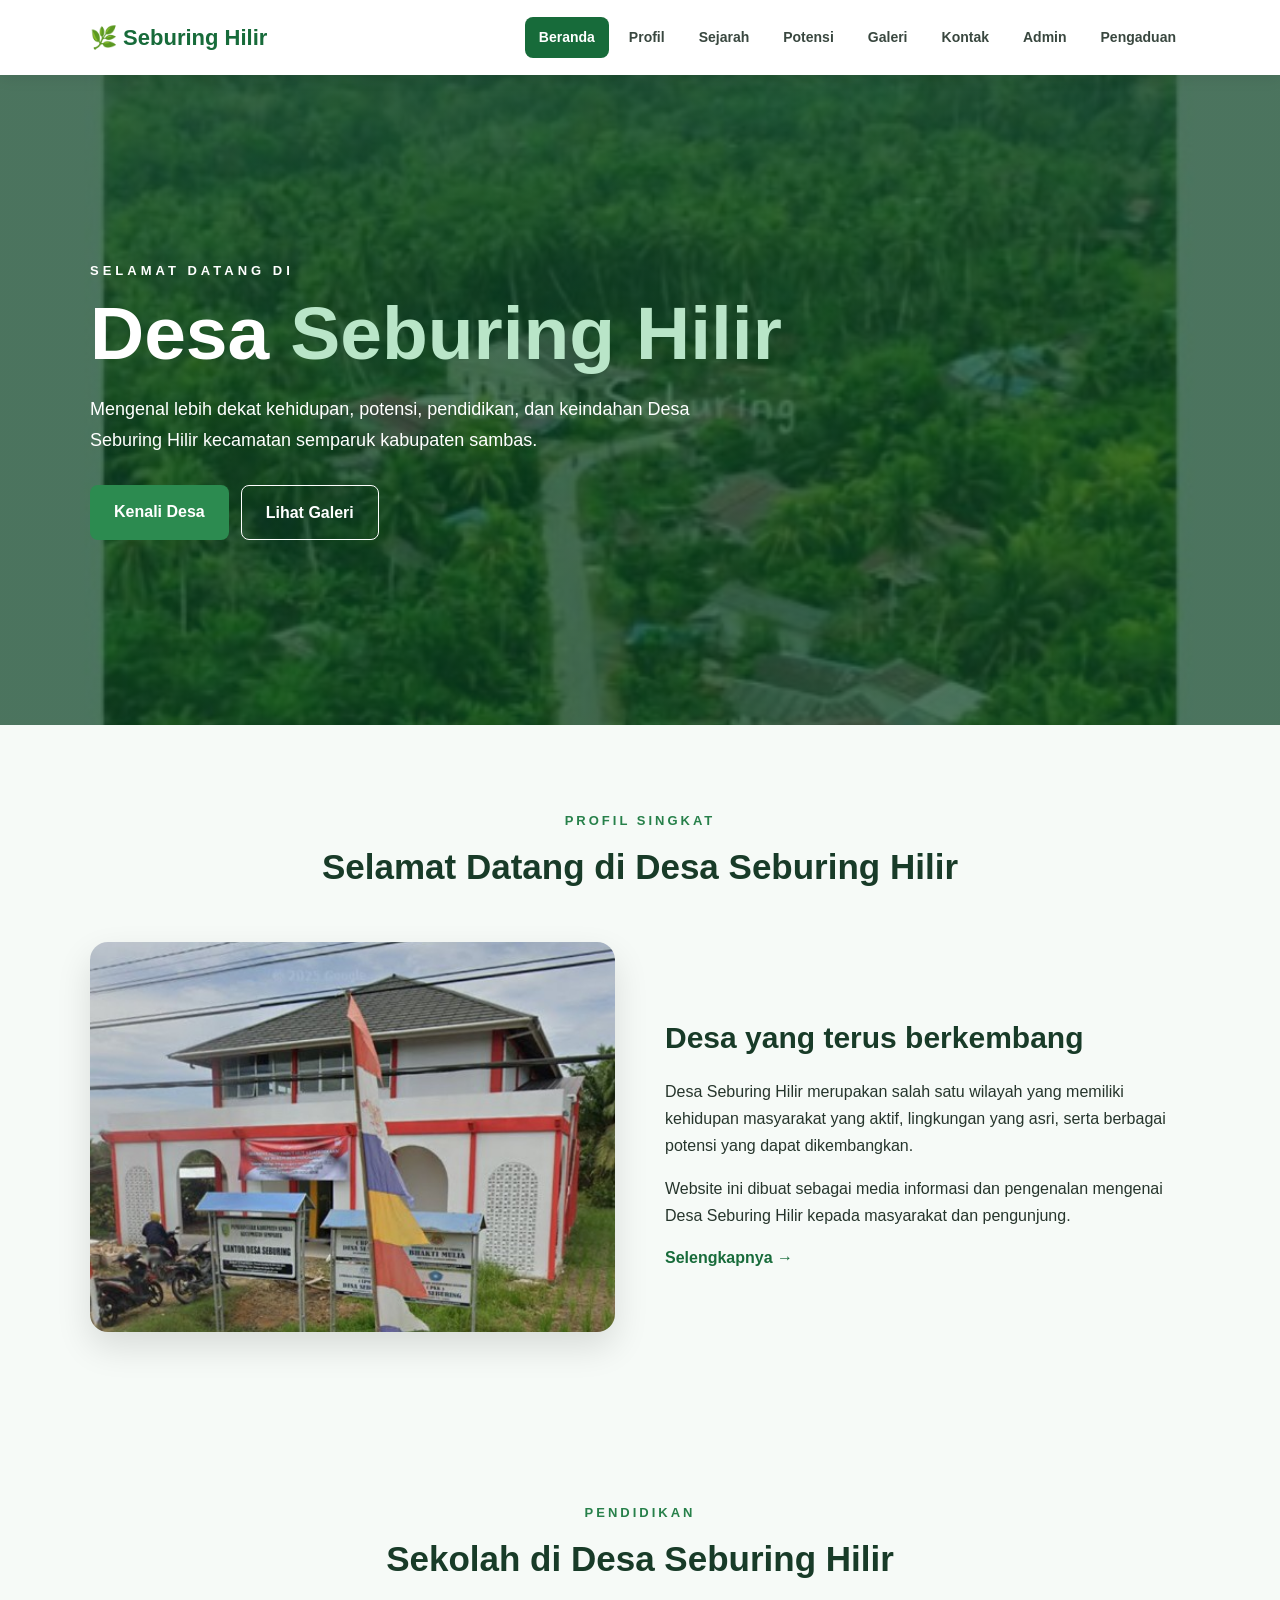
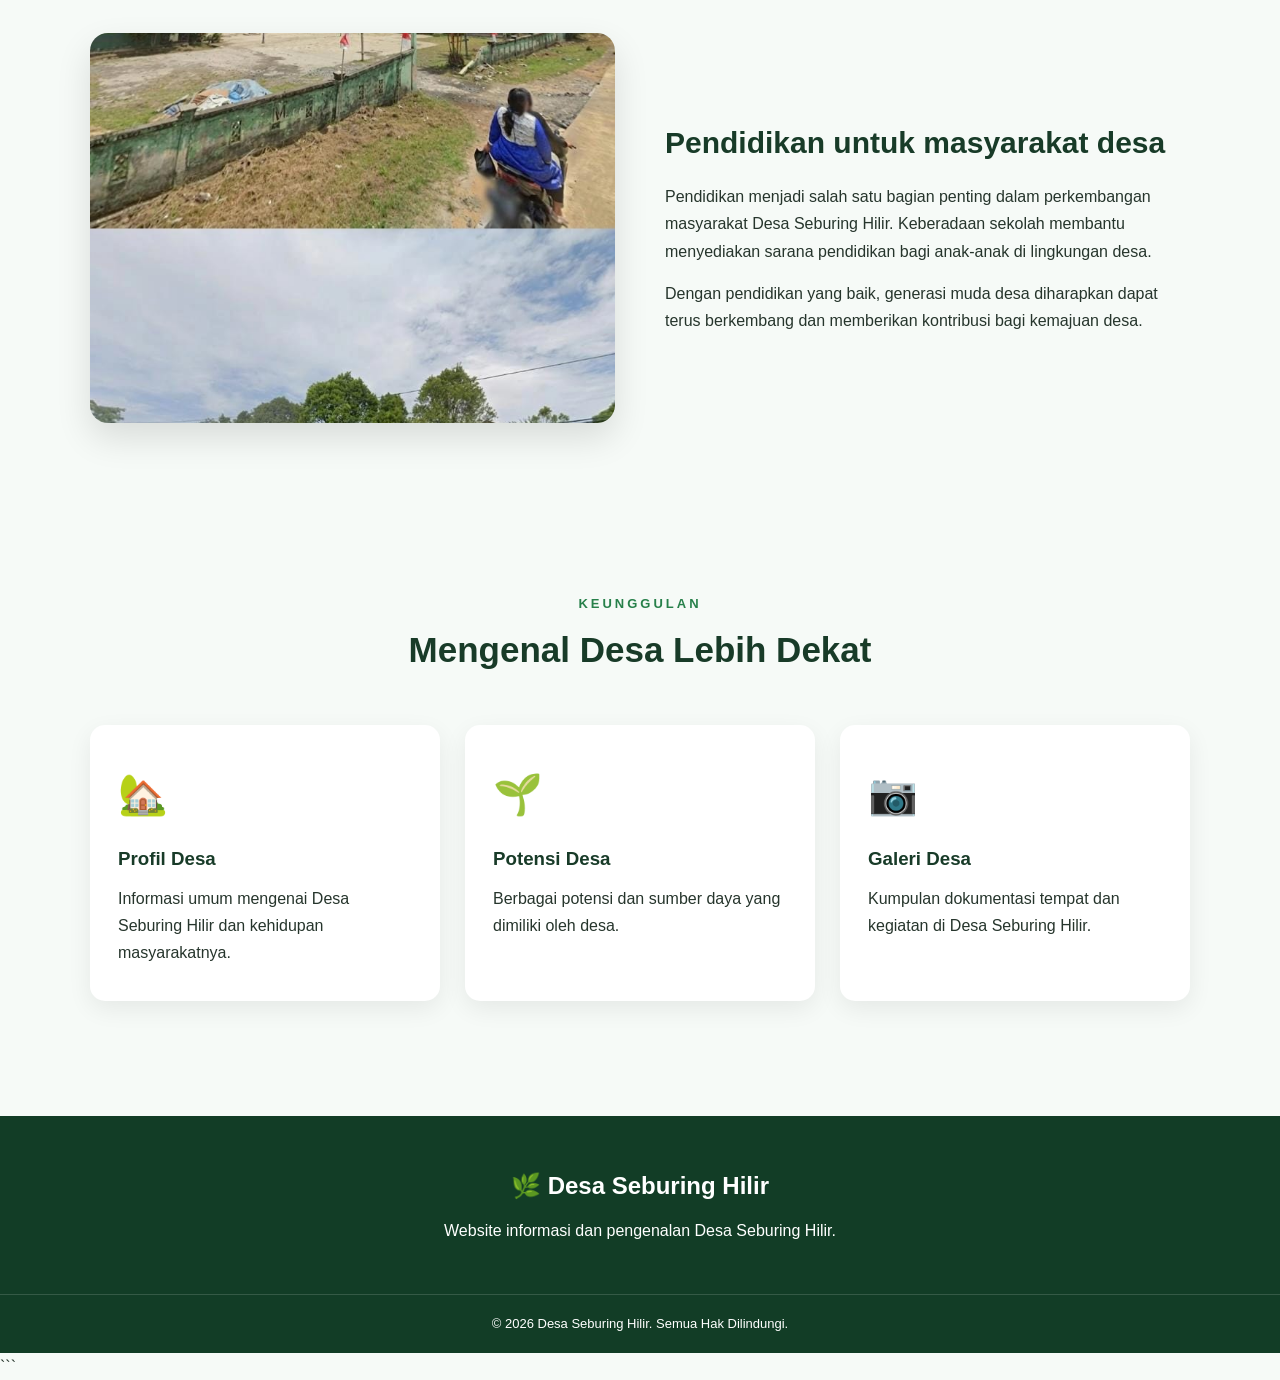
<file: index.html>
<!DOCTYPE html>
<html lang="id">
<head>
    <meta charset="UTF-8">
    <meta name="viewport" content="width=device-width, initial-scale=1.0">

    <title>Desa Seburing Hilir</title>
    <link rel="icon" type="image/png" href="./icon.png">
    <link rel="stylesheet" href="style.css">
</head>

<body>

<header>
    <nav class="navbar">

        <a href="index.html" class="logo">
            <span>🌿</span> Seburing Hilir
        </a>

        <button class="menu-toggle" onclick="toggleMenu()">☰</button>

        <ul class="nav-menu" id="navMenu">
            <li><a href="index.html" class="active">Beranda</a></li>
            <li><a href="profil.html">Profil</a></li>
            <li><a href="sejarah.html">Sejarah</a></li>
            <li><a href="potensi.html">Potensi</a></li>
            <li><a href="galeri.html">Galeri</a></li>
            <li><a href="kontak.html">Kontak</a></li>
            <li><a href="admin.html">Admin</a></li>
            <li><a href="pengaduan.html">Pengaduan</a></li>
        </ul>

    </nav>
</header>


<main>

<!-- HERO -->
<section class="hero">

    <div class="hero-content">

        <p class="small-title">SELAMAT DATANG DI</p>

        <h1>
            Desa <span>Seburing Hilir</span>
        </h1>

        <p>
            Mengenal lebih dekat kehidupan, potensi,
            pendidikan, dan keindahan Desa Seburing Hilir kecamatan semparuk kabupaten sambas.
        </p>

        <div class="hero-buttons">
            <a href="profil.html" class="btn">Kenali Desa</a>
            <a href="galeri.html" class="btn btn-outline">Lihat Galeri</a>
        </div>

    </div>

</section>


<!-- PROFIL SINGKAT -->
<section class="welcome section">

    <div class="section-title">
        <p>PROFIL SINGKAT</p>
        <h2>Selamat Datang di Desa Seburing Hilir</h2>
    </div>

    <div class="welcome-grid">

        <div class="welcome-image">
            <img src="kantor-desa.jpeg" alt="Kantor Desa Seburing Hilir">
        </div>

        <div class="welcome-text">

            <h3>Desa yang terus berkembang</h3>

            <p>
                Desa Seburing Hilir merupakan salah satu wilayah
                yang memiliki kehidupan masyarakat yang aktif,
                lingkungan yang asri, serta berbagai potensi
                yang dapat dikembangkan.
            </p>

            <p>
                Website ini dibuat sebagai media informasi dan
                pengenalan mengenai Desa Seburing Hilir kepada
                masyarakat dan pengunjung.
            </p>

            <a href="profil.html" class="text-link">
                Selengkapnya →
            </a>

        </div>

    </div>

</section>


<!-- PENDIDIKAN -->
<section class="school section">

    <div class="section-title">
        <p>PENDIDIKAN</p>
        <h2>Sekolah di Desa Seburing Hilir</h2>
    </div>

    <div class="welcome-grid">

        <div class="welcome-image">
            <img src="sekolah (3).jpeg" alt="Sekolah Desa Seburing Hilir">
        </div>

        <div class="welcome-text">

            <h3>Pendidikan untuk masyarakat desa</h3>

            <p>
                Pendidikan menjadi salah satu bagian penting
                dalam perkembangan masyarakat Desa Seburing Hilir.
                Keberadaan sekolah membantu menyediakan sarana
                pendidikan bagi anak-anak di lingkungan desa.
            </p>

            <p>
                Dengan pendidikan yang baik, generasi muda desa
                diharapkan dapat terus berkembang dan memberikan
                kontribusi bagi kemajuan desa.
            </p>

        </div>

    </div>

</section>


<!-- KEUNGGULAN -->
<section class="features section">

    <div class="section-title">
        <p>KEUNGGULAN</p>
        <h2>Mengenal Desa Lebih Dekat</h2>
    </div>

    <div class="card-grid">

        <div class="info-card">
            <div class="icon">🏡</div>
            <h3>Profil Desa</h3>
            <p>
                Informasi umum mengenai Desa Seburing Hilir
                dan kehidupan masyarakatnya.
            </p>
        </div>

        <div class="info-card">
            <div class="icon">🌱</div>
            <h3>Potensi Desa</h3>
            <p>
                Berbagai potensi dan sumber daya yang
                dimiliki oleh desa.
            </p>
        </div>

        <div class="info-card">
            <div class="icon">📷</div>
            <h3>Galeri Desa</h3>
            <p>
                Kumpulan dokumentasi tempat dan kegiatan
                di Desa Seburing Hilir.
            </p>
        </div>

    </div>

</section>

</main>


<!-- FOOTER -->
<footer>

    <div class="footer-content">

        <h2>🌿 Desa Seburing Hilir</h2>

        <p>
            Website informasi dan pengenalan Desa Seburing Hilir.
        </p>

    </div>

    <div class="copyright">
        © 2026 Desa Seburing Hilir. Semua Hak Dilindungi.
    </div>

</footer>


<script src="script.js"></script>

</body>
</html>
```
</file>
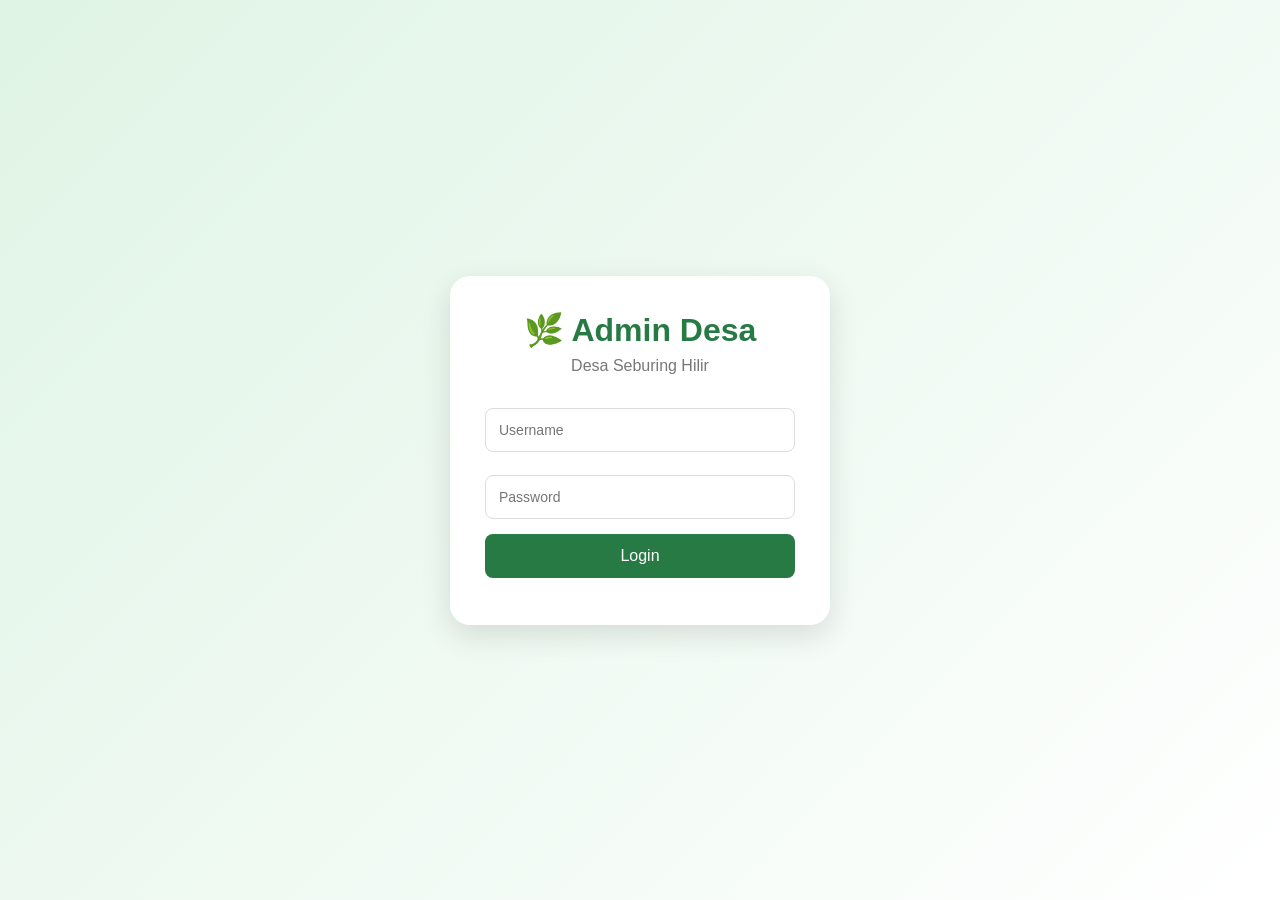
<file: admin.html>
<!DOCTYPE html>
<html lang="id">
<head>

<meta charset="UTF-8">
<meta name="viewport" content="width=device-width, initial-scale=1.0">

<title>Admin Desa Seburing Hilir</title>
<link rel="icon" type="image/png" href="./icon.png">

<style>

* {
    box-sizing: border-box;
    margin: 0;
    padding: 0;
    font-family: Arial, sans-serif;
}

body {
    background: #f3f7f4;
}

/* =========================
   LOGIN
========================= */

.login-page {
    min-height: 100vh;
    display: flex;
    justify-content: center;
    align-items: center;
    background: linear-gradient(135deg, #dff4e5, #ffffff);
}

.login-box {
    width: 380px;
    background: white;
    padding: 35px;
    border-radius: 20px;
    box-shadow: 0 10px 30px rgba(0,0,0,.12);
}

.login-box h1 {
    text-align: center;
    color: #287a45;
    margin-bottom: 8px;
}

.login-box p {
    text-align: center;
    color: #777;
    margin-bottom: 25px;
}

input,
textarea,
select {
    width: 100%;
    padding: 13px;
    margin-top: 8px;
    margin-bottom: 15px;
    border: 1px solid #ddd;
    border-radius: 8px;
    font-size: 14px;
}

textarea {
    height: 120px;
    resize: vertical;
}

button {
    cursor: pointer;
}

.login-btn {
    width: 100%;
    padding: 13px;
    background: #287a45;
    color: white;
    border: none;
    border-radius: 8px;
    font-size: 16px;
}

#error {
    text-align: center;
    color: red;
    margin-top: 12px;
}

/* =========================
   DASHBOARD
========================= */

#dashboard {
    display: none;
}

.navbar {
    background: #287a45;
    color: white;
    padding: 18px 30px;
    display: flex;
    justify-content: space-between;
    align-items: center;
}

.logout {
    background: white;
    color: #287a45;
    border: none;
    padding: 9px 17px;
    border-radius: 7px;
}

.container {
    max-width: 1100px;
    margin: auto;
    padding: 30px;
}

.welcome {
    background: white;
    padding: 25px;
    border-radius: 15px;
    margin-bottom: 25px;
}

.welcome h1 {
    color: #287a45;
    margin-bottom: 8px;
}

/* =========================
   MENU
========================= */

.menu {
    display: grid;
    grid-template-columns: repeat(4, 1fr);
    gap: 15px;
    margin-bottom: 25px;
}

.menu button {
    border: none;
    background: white;
    padding: 20px;
    border-radius: 12px;
    font-size: 15px;
    color: #287a45;
    box-shadow: 0 3px 12px rgba(0,0,0,.07);
}

.menu button:hover {
    background: #e5f4e9;
}

/* =========================
   FORM
========================= */

.form-box {
    display: none;
    background: white;
    padding: 25px;
    border-radius: 15px;
    margin-bottom: 20px;
}

.form-box h2 {
    color: #287a45;
    margin-bottom: 20px;
}

.save-btn {
    background: #287a45;
    color: white;
    border: none;
    padding: 12px 20px;
    border-radius: 8px;
}

.save-btn:hover {
    background: #1f6136;
}

.back-btn {
    background: #ddd;
    border: none;
    padding: 12px 20px;
    border-radius: 8px;
    margin-left: 5px;
}

.message {
    margin-top: 15px;
    font-weight: bold;
}

/* =========================
   PESAN MASUK
========================= */

.pesan-card {
    background: #f3f7f4;
    padding: 20px;
    margin-bottom: 15px;
    border-radius: 10px;
    border-left: 5px solid #287a45;
    box-shadow: 0 3px 10px rgba(0,0,0,.05);
}

.pesan-card strong {
    color: #287a45;
}

.pesan-card p {
    margin-top: 8px;
    line-height: 1.6;
    color: #333;
    white-space: pre-wrap;
}

.pesan-card small {
    color: #777;
}

/* =========================
   PENGADUAN
========================= */

.pengaduan-card {
    background: #f8fbf9;
    padding: 22px;
    margin-bottom: 20px;
    border-radius: 14px;
    border-left: 5px solid #287a45;
    box-shadow: 0 3px 12px rgba(0,0,0,.07);
}

.pengaduan-card h3 {
    color: #287a45;
    margin-bottom: 15px;
}

.pengaduan-card p {
    margin: 9px 0;
    line-height: 1.6;
}

.token {
    font-weight: bold;
    color: #287a45;
}

.status-badge {
    display: inline-block;
    padding: 5px 12px;
    border-radius: 20px;
    background: #e8f5e9;
    color: #287a45;
    font-weight: bold;
}

.tanggapan-box {
    background: white;
    padding: 20px;
    border-radius: 12px;
    margin-top: 20px;
    border: 1px solid #ddd;
}

.tanggapan-box h3 {
    color: #287a45;
    margin-bottom: 15px;
}

.pengaduan-loading {
    text-align: center;
    padding: 30px;
    color: #777;
}

.pengaduan-kosong {
    text-align: center;
    padding: 30px;
    color: #777;
    background: #f8f8f8;
    border-radius: 10px;
}

.pengaduan-error {
    text-align: center;
    padding: 20px;
    color: #b00020;
    background: #fff0f0;
    border-radius: 10px;
}

/* =========================
   RESPONSIVE
========================= */

@media(max-width: 800px) {

    .menu {
        grid-template-columns: repeat(2, 1fr);
    }

}

@media(max-width: 500px) {

    .menu {
        grid-template-columns: 1fr;
    }

    .container {
        padding: 15px;
    }

    .navbar {
        padding: 15px;
    }

    .navbar h2 {
        font-size: 16px;
    }

    .login-box {
        width: 90%;
    }

}

</style>

</head>

<body>


<!-- =================================================
     LOGIN
================================================= -->

<div class="login-page" id="loginPage">

    <div class="login-box">

        <h1>🌿 Admin Desa</h1>

        <p>Desa Seburing Hilir</p>

        <input
            type="text"
            id="username"
            placeholder="Username"
        >

        <input
            type="password"
            id="password"
            placeholder="Password"
        >

        <button
            class="login-btn"
            onclick="login()"
        >
            Login
        </button>

        <div id="error"></div>

    </div>

</div>


<!-- =================================================
     DASHBOARD
================================================= -->

<div id="dashboard">

    <div class="navbar">

        <h2>🌿 Admin Desa Seburing Hilir</h2>

        <button
            class="logout"
            onclick="logout()"
        >
            Logout
        </button>

    </div>


    <div class="container">


        <!-- WELCOME -->

        <div class="welcome">

            <h1>Dashboard Admin</h1>

            <p>
                Kelola informasi Website Desa Seburing Hilir
                melalui halaman administrator.
            </p>

        </div>


        <!-- =================================================
             MENU
        ================================================= -->

        <div class="menu">

            <button onclick="showForm('profil')">
                🏡
                <br><br>
                Kelola Profil
            </button>

            <button onclick="showForm('potensi')">
                🌱
                <br><br>
                Kelola Potensi
            </button>

            <button onclick="showForm('galeri')">
                📷
                <br><br>
                Kelola Galeri
            </button>

            <button onclick="showForm('kontak')">
                📩
                <br><br>
                Kelola Kontak
            </button>

            <button onclick="tampilkanPesan()">
                💬
                <br><br>
                Pesan Masuk
            </button>

            <button onclick="tampilkanPengaduan()">
                📢
                <br><br>
                Pengaduan Masuk
            </button>

        </div>


        <!-- =================================================
             PESAN MASUK
        ================================================= -->

        <div
            class="form-box"
            id="pesanMasuk"
        >

            <h2>💬 Pesan dari Pengunjung</h2>

            <div id="daftarPesan">

                <div class="pengaduan-loading">
                    ⏳ Memuat pesan...
                </div>

            </div>

            <button
                class="back-btn"
                onclick="tutupForm()"
            >
                Kembali
            </button>

        </div>


        <!-- =================================================
             PENGADUAN MASUK
        ================================================= -->

        <div
            class="form-box"
            id="pengaduanMasuk"
        >

            <h2>📢 Pengaduan Masyarakat</h2>

            <div id="daftarPengaduan">

                <div class="pengaduan-loading">
                    ⏳ Memuat pengaduan...
                </div>

            </div>

            <button
                class="back-btn"
                onclick="tutupForm()"
            >
                Kembali
            </button>

        </div>


        <!-- =================================================
             PROFIL
        ================================================= -->

        <div
            class="form-box"
            id="profil"
        >

            <h2>🏡 Tambah Profil Desa</h2>

            <label>Judul</label>

            <input
                type="text"
                id="profilJudul"
                placeholder="Contoh: Tentang Desa Seburing Hilir"
            >

            <label>Isi Profil</label>

            <textarea
                id="profilIsi"
                placeholder="Masukkan informasi profil desa..."
            ></textarea>

            <button
                class="save-btn"
                onclick="simpanProfil()"
            >
                💾 Simpan
            </button>

            <button
                class="back-btn"
                onclick="tutupForm()"
            >
                Kembali
            </button>

            <div
                class="message"
                id="profilMessage"
            ></div>

        </div>


        <!-- =================================================
             POTENSI
        ================================================= -->

        <div
            class="form-box"
            id="potensi"
        >

            <h2>🌱 Tambah Potensi Desa</h2>

            <label>Nama Potensi</label>

            <input
                type="text"
                id="potensiNama"
                placeholder="Contoh: Koperasi Merah Putih"
            >

            <label>Deskripsi</label>

            <textarea
                id="potensiDeskripsi"
                placeholder="Masukkan deskripsi potensi..."
            ></textarea>

            <label>Link Gambar</label>

            <input
                type="text"
                id="potensiGambar"
                placeholder="Masukkan nama/link gambar"
            >

            <button
                class="save-btn"
                onclick="simpanPotensi()"
            >
                💾 Simpan
            </button>

            <button
                class="back-btn"
                onclick="tutupForm()"
            >
                Kembali
            </button>

            <div
                class="message"
                id="potensiMessage"
            ></div>

        </div>


        <!-- =================================================
             GALERI
        ================================================= -->

        <div
            class="form-box"
            id="galeri"
        >

            <h2>📷 Tambah Galeri</h2>

            <label>Judul Foto</label>

            <input
                type="text"
                id="galeriJudul"
                placeholder="Contoh: Jembatan Gantung"
            >

            <label>Link Gambar</label>

            <input
                type="text"
                id="galeriGambar"
                placeholder="Masukkan link gambar"
            >

            <label>Keterangan</label>

            <textarea
                id="galeriKeterangan"
                placeholder="Masukkan keterangan foto..."
            ></textarea>

            <button
                class="save-btn"
                onclick="simpanGaleri()"
            >
                💾 Simpan
            </button>

            <button
                class="back-btn"
                onclick="tutupForm()"
            >
                Kembali
            </button>

            <div
                class="message"
                id="galeriMessage"
            ></div>

        </div>


        <!-- =================================================
             KONTAK
        ================================================= -->

        <div
            class="form-box"
            id="kontak"
        >

            <h2>📩 Tambah Kontak</h2>

            <label>Alamat</label>

            <input
                type="text"
                id="kontakAlamat"
                placeholder="Alamat Desa Seburing Hilir"
            >

            <label>Nomor Telepon</label>

            <input
                type="text"
                id="kontakTelepon"
                placeholder="Nomor telepon"
            >

            <label>Email</label>

            <input
                type="email"
                id="kontakEmail"
                placeholder="Email desa"
            >

            <button
                class="save-btn"
                onclick="simpanKontak()"
            >
                💾 Simpan
            </button>

            <button
                class="back-btn"
                onclick="tutupForm()"
            >
                Kembali
            </button>

            <div
                class="message"
                id="kontakMessage"
            ></div>

        </div>

    </div>

</div>


<script>

/* =================================================
   URL GOOGLE APPS SCRIPT PENGADUAN BARU
================================================= */

const PENGADUAN_URL =
"https://script.google.com/macros/s/AKfycbwcveSJGIJw-N0otAwdBfUlsZ4-RLqKD1TEMbmUmc-xj57hBtYESmffsfuRFFBR7EHK2g/exec";


/* =================================================
   URL GOOGLE APPS SCRIPT ADMIN LAMA
================================================= */

const SCRIPT_URL =
"https://script.google.com/macros/s/AKfycbz1KPRJaCLcGTFFrASVEYRZKZAd9Qlc9Vu_jWlQN8AHIZA5JVy7cbpYvd-dAObRujn6jA/exec";


/* =================================================
   LOGIN
================================================= */

function login() {

    const username =
        document.getElementById("username").value.trim();

    const password =
        document.getElementById("password").value;

    if (
        username === "admin" &&
        password === "admin123"
    ) {

        document.getElementById("loginPage")
            .style.display = "none";

        document.getElementById("dashboard")
            .style.display = "block";

        document.getElementById("error")
            .innerText = "";

    } else {

        document.getElementById("error")
            .innerText =
            "Username atau password salah!";

    }

}


/* =================================================
   LOGOUT
================================================= */

function logout() {

    document.getElementById("dashboard")
        .style.display = "none";

    document.getElementById("loginPage")
        .style.display = "flex";

    document.getElementById("username")
        .value = "";

    document.getElementById("password")
        .value = "";

}


/* =================================================
   TAMPILKAN FORM
================================================= */

function showForm(id) {

    document.querySelectorAll(".form-box")
        .forEach(function(form) {

            form.style.display = "none";

        });

    document.getElementById(id)
        .style.display = "block";

}


/* =================================================
   TUTUP FORM
================================================= */

function tutupForm() {

    document.querySelectorAll(".form-box")
        .forEach(function(form) {

            form.style.display = "none";

        });

}


/* =================================================
   KIRIM DATA ADMIN LAMA
================================================= */

function kirimData(params, messageId) {

    const script =
        document.createElement("script");

    const callback =
        "callback_" + Date.now();

    window[callback] = function(data) {

        const message =
            document.getElementById(messageId);

        if (data && data.status === "success") {

            message.style.color = "#287a45";

            message.innerText =
                "✅ " +
                (
                    data.message ||
                    "Data berhasil disimpan."
                );

        } else {

            message.style.color = "red";

            message.innerText =
                "❌ " +
                (
                    data && data.message
                    ? data.message
                    : "Gagal menyimpan data."
                );

        }

        delete window[callback];

        if (document.body.contains(script)) {

            document.body.removeChild(script);

        }

    };


    params.callback = callback;


    const query =
        new URLSearchParams(params).toString();


    script.src =
        SCRIPT_URL + "?" + query;


    script.onerror = function() {

        const message =
            document.getElementById(messageId);

        message.style.color = "red";

        message.innerText =
            "❌ Gagal terhubung ke Google Apps Script.";

        delete window[callback];

        if (document.body.contains(script)) {

            document.body.removeChild(script);

        }

    };


    document.body.appendChild(script);

}


/* =================================================
   PESAN MASUK
================================================= */

function tampilkanPesan() {

    document.querySelectorAll(".form-box")
        .forEach(function(form) {

            form.style.display = "none";

        });


    const pesanBox =
        document.getElementById("pesanMasuk");

    pesanBox.style.display = "block";


    const daftar =
        document.getElementById("daftarPesan");


    daftar.innerHTML = `
        <div class="pengaduan-loading">
            ⏳ Memuat pesan dari Google Sheets...
        </div>
    `;


    const script =
        document.createElement("script");


    const callback =
        "pesanCallback_" + Date.now();


    window[callback] = function(data) {

        if (
            !data ||
            data.status !== "success"
        ) {

            daftar.innerHTML = `
                <div class="pengaduan-error">
                    ❌ Gagal mengambil pesan.
                    <br><br>
                    ${
                        data && data.message
                        ? escapeHTML(data.message)
                        : "Tidak dapat terhubung ke database."
                    }
                </div>
            `;

            bersihkan();

            return;

        }


        if (
            !Array.isArray(data.data) ||
            data.data.length === 0
        ) {

            daftar.innerHTML = `
                <div class="pengaduan-kosong">
                    📭 Belum ada pesan masuk.
                </div>
            `;

            bersihkan();

            return;

        }


        const dataPesan =
            data.data.slice().reverse();


        daftar.innerHTML = "";


        dataPesan.forEach(function(item) {

            const kotak =
                document.createElement("div");


            kotak.className =
                "pesan-card";


            kotak.innerHTML = `

                <strong>
                    👤 ${escapeHTML(item.nama)}
                </strong>

                <br><br>

                📧 ${escapeHTML(item.email)}

                <br><br>

                <strong>
                    💬 Pesan:
                </strong>

                <p>
                    ${escapeHTML(item.pesan)}
                </p>

                <small>
                    🕒 ${escapeHTML(item.waktu)}
                </small>

            `;


            daftar.appendChild(kotak);

        });


        bersihkan();


        function bersihkan() {

            delete window[callback];

            if (document.body.contains(script)) {

                document.body.removeChild(script);

            }

        }

    };


    const url =
        SCRIPT_URL +
        "?action=getPesan&callback=" +
        encodeURIComponent(callback);


    script.src = url;


    script.onerror = function() {

        daftar.innerHTML = `
            <div class="pengaduan-error">
                ❌ Gagal menghubungi Google Apps Script.
                <br><br>
                Periksa kembali URL Web App.
            </div>
        `;

        delete window[callback];

        if (document.body.contains(script)) {

            document.body.removeChild(script);

        }

    };


    document.body.appendChild(script);

}


/* =================================================
   PENGADUAN MASUK
================================================= */

function tampilkanPengaduan() {

    document.querySelectorAll(".form-box")
        .forEach(function(form) {

            form.style.display = "none";

        });


    const box =
        document.getElementById("pengaduanMasuk");


    box.style.display = "block";


    const daftar =
        document.getElementById("daftarPengaduan");


    daftar.innerHTML = `
        <div class="pengaduan-loading">
            ⏳ Memuat pengaduan masyarakat...
        </div>
    `;


    fetch(
        PENGADUAN_URL +
        "?action=semuaPengaduan"
    )

    .then(function(response) {

        if (!response.ok) {

            throw new Error(
                "HTTP " + response.status
            );

        }

        return response.json();

    })

    .then(function(result) {

        console.log(
            "Data pengaduan:",
            result
        );


        if (!result.success) {

            daftar.innerHTML = `
                <div class="pengaduan-error">
                    ❌
                    ${escapeHTML(
                        result.message ||
                        "Gagal mengambil pengaduan."
                    )}
                </div>
            `;

            return;

        }


        if (
            !Array.isArray(result.data) ||
            result.data.length === 0
        ) {

            daftar.innerHTML = `
                <div class="pengaduan-kosong">
                    📭 Belum ada pengaduan masyarakat.
                </div>
            `;

            return;

        }


        daftar.innerHTML = "";


        result.data
            .slice()
            .reverse()
            .forEach(function(item) {

                buatKartuPengaduan(
                    item,
                    daftar
                );

            });

    })

    .catch(function(error) {

        console.error(
            "Error pengaduan:",
            error
        );


        daftar.innerHTML = `
            <div class="pengaduan-error">

                ❌ Gagal terhubung ke server pengaduan.

                <br><br>

                Pastikan Apps Script sudah di-deploy
                sebagai Web App dan aksesnya
                diatur menjadi "Anyone".

                <br><br>

                <small>
                    ${escapeHTML(error.message)}
                </small>

            </div>
        `;

    });

}


/* =================================================
   BUAT KARTU PENGADUAN
================================================= */

function buatKartuPengaduan(
    item,
    daftar
) {

    const card =
        document.createElement("div");


    card.className =
        "pengaduan-card";


    const safeToken =
        escapeId(item.token);


    const tanggapanLama =
        item.tanggapan &&
        item.tanggapan !== "-"
        ? item.tanggapan
        : "";


    card.innerHTML = `

        <h3>
            📢 Pengaduan Masyarakat
        </h3>


        <p>
            <strong>Token:</strong>
            <span class="token">
                ${escapeHTML(item.token)}
            </span>
        </p>


        <p>
            <strong>Nama:</strong>
            ${escapeHTML(item.nama)}
        </p>


        <p>
            <strong>NIK:</strong>
            ${escapeHTML(item.nik)}
        </p>


        <p>
            <strong>No. HP:</strong>
            ${escapeHTML(item.nohp)}
        </p>


        <p>
            <strong>Kategori:</strong>
            ${escapeHTML(item.kategori)}
        </p>


        <p>
            <strong>Isi Pengaduan:</strong>
        </p>

        <p>
            ${escapeHTML(item.pengaduan)}
        </p>


        <p>
            <strong>Status Saat Ini:</strong>

            <span class="status-badge">
                ${escapeHTML(
                    item.status || "Menunggu"
                )}
            </span>
        </p>


        ${
            tanggapanLama
            ? `
                <p>
                    <strong>Tanggapan Sebelumnya:</strong>
                </p>

                <p>
                    ${escapeHTML(tanggapanLama)}
                </p>
            `
            : ""
        }


        <div class="tanggapan-box">

            <h3>
                💬 Berikan Tanggapan
            </h3>


            <label>
                Status Pengaduan
            </label>


            <select
                id="status-${safeToken}"
            >

                <option
                    value="Menunggu"
                    ${
                        item.status === "Menunggu"
                        ? "selected"
                        : ""
                    }
                >
                    Menunggu
                </option>


                <option
                    value="Diproses"
                    ${
                        item.status === "Diproses"
                        ? "selected"
                        : ""
                    }
                >
                    Diproses
                </option>


                <option
                    value="Selesai"
                    ${
                        item.status === "Selesai"
                        ? "selected"
                        : ""
                    }
                >
                    Selesai
                </option>


                <option
                    value="Ditolak"
                    ${
                        item.status === "Ditolak"
                        ? "selected"
                        : ""
                    }
                >
                    Ditolak
                </option>

            </select>


            <label>
                Tanggapan Admin
            </label>


            <textarea
                id="tanggapan-${safeToken}"
                placeholder="Tuliskan tanggapan untuk masyarakat..."
            >${escapeHTML(tanggapanLama)}</textarea>


            <button
                class="save-btn"
                onclick="simpanTanggapan('${escapeJS(item.token)}')"
            >
                💾 Simpan Tanggapan
            </button>


            <div
                class="message"
                id="message-${safeToken}"
            ></div>

        </div>

    `;


    daftar.appendChild(card);

}


/* =================================================
   SIMPAN TANGGAPAN ADMIN
================================================= */

function simpanTanggapan(token) {

    const safeToken =
        escapeId(token);


    const statusElement =
        document.getElementById(
            "status-" + safeToken
        );


    const tanggapanElement =
        document.getElementById(
            "tanggapan-" + safeToken
        );


    const messageElement =
        document.getElementById(
            "message-" + safeToken
        );


    if (
        !statusElement ||
        !tanggapanElement
    ) {

        alert(
            "Form tanggapan tidak ditemukan."
        );

        return;

    }


    const status =
        statusElement.value;


    const tanggapan =
        tanggapanElement.value.trim();


    if (!tanggapan) {

        messageElement.style.color =
            "red";

        messageElement.innerText =
            "❌ Tanggapan belum diisi.";

        return;

    }


    messageElement.style.color =
        "#287a45";

    messageElement.innerText =
        "⏳ Menyimpan tanggapan...";


    /*
       Menggunakan URLSearchParams agar
       POST lebih mudah diterima oleh
       Google Apps Script.
    */

    const data =
        new URLSearchParams();


    data.append(
        "action",
        "tanggapiPengaduan"
    );


    data.append(
        "token",
        token
    );


    data.append(
        "status",
        status
    );


    data.append(
        "tanggapan",
        tanggapan
    );


    fetch(
        PENGADUAN_URL,
        {

            method: "POST",

            body: data

        }
    )

    .then(function(response) {

        if (!response.ok) {

            throw new Error(
                "HTTP " + response.status
            );

        }

        return response.json();

    })

    .then(function(result) {

        console.log(
            "Hasil simpan:",
            result
        );


        if (result.success) {

            messageElement.style.color =
                "#287a45";

            messageElement.innerText =
                "✅ Tanggapan berhasil disimpan.";

        } else {

            messageElement.style.color =
                "red";

            messageElement.innerText =
                "❌ " +
                (
                    result.message ||
                    "Gagal menyimpan tanggapan."
                );

        }

    })

    .catch(function(error) {

        console.error(
            "Error tanggapan:",
            error
        );


        messageElement.style.color =
            "red";

        messageElement.innerText =
            "❌ Gagal terhubung ke server.";

    });

}


/* =================================================
   ESCAPE ID
================================================= */

function escapeId(text) {

    return String(text)
        .replace(
            /[^a-zA-Z0-9_-]/g,
            "_"
        );

}


/* =================================================
   ESCAPE JAVASCRIPT
================================================= */

function escapeJS(text) {

    return String(text)
        .replace(
            /\\/g,
            "\\\\"
        )
        .replace(
            /'/g,
            "\\'"
        )
        .replace(
            /"/g,
            '\\"'
        )
        .replace(
            /\n/g,
            "\\n"
        )
        .replace(
            /\r/g,
            "\\r"
        );

}


/* =================================================
   ESCAPE HTML
================================================= */

function escapeHTML(text) {

    if (
        text === null ||
        text === undefined
    ) {

        return "";

    }


    return String(text)
        .replace(
            /&/g,
            "&amp;"
        )
        .replace(
            /</g,
            "&lt;"
        )
        .replace(
            />/g,
            "&gt;"
        )
        .replace(
            /"/g,
            "&quot;"
        )
        .replace(
            /'/g,
            "&#039;"
        );

}


/* =================================================
   SIMPAN PROFIL
================================================= */

function simpanProfil() {

    const judul =
        document.getElementById(
            "profilJudul"
        ).value.trim();


    const isi =
        document.getElementById(
            "profilIsi"
        ).value.trim();


    if (!judul || !isi) {

        alert(
            "Judul dan isi profil harus diisi!"
        );

        return;

    }


    kirimData({

        action: "simpanProfil",

        judul: judul,

        isi: isi

    }, "profilMessage");

}


/* =================================================
   SIMPAN POTENSI
================================================= */

function simpanPotensi() {

    const nama =
        document.getElementById(
            "potensiNama"
        ).value.trim();


    const deskripsi =
        document.getElementById(
            "potensiDeskripsi"
        ).value.trim();


    const gambar =
        document.getElementById(
            "potensiGambar"
        ).value.trim();


    if (!nama || !deskripsi) {

        alert(
            "Nama dan deskripsi harus diisi!"
        );

        return;

    }


    kirimData({

        action: "simpanPotensi",

        nama: nama,

        deskripsi: deskripsi,

        gambar: gambar

    }, "potensiMessage");

}


/* =================================================
   SIMPAN GALERI
================================================= */

function simpanGaleri() {

    const judul =
        document.getElementById(
            "galeriJudul"
        ).value.trim();


    const gambar =
        document.getElementById(
            "galeriGambar"
        ).value.trim();


    const keterangan =
        document.getElementById(
            "galeriKeterangan"
        ).value.trim();


    if (!judul || !gambar) {

        alert(
            "Judul dan gambar harus diisi!"
        );

        return;

    }


    kirimData({

        action: "simpanGaleri",

        judul: judul,

        gambar: gambar,

        keterangan: keterangan

    }, "galeriMessage");

}


/* =================================================
   SIMPAN KONTAK
================================================= */

function simpanKontak() {

    const alamat =
        document.getElementById(
            "kontakAlamat"
        ).value.trim();


    const telepon =
        document.getElementById(
            "kontakTelepon"
        ).value.trim();


    const email =
        document.getElementById(
            "kontakEmail"
        ).value.trim();


    if (
        !alamat ||
        !telepon ||
        !email
    ) {

        alert(
            "Semua data kontak harus diisi!"
        );

        return;

    }


    kirimData({

        action: "simpanKontak",

        alamat: alamat,

        telepon: telepon,

        email: email

    }, "kontakMessage");

}

</script>

</body>
</html>
</file>
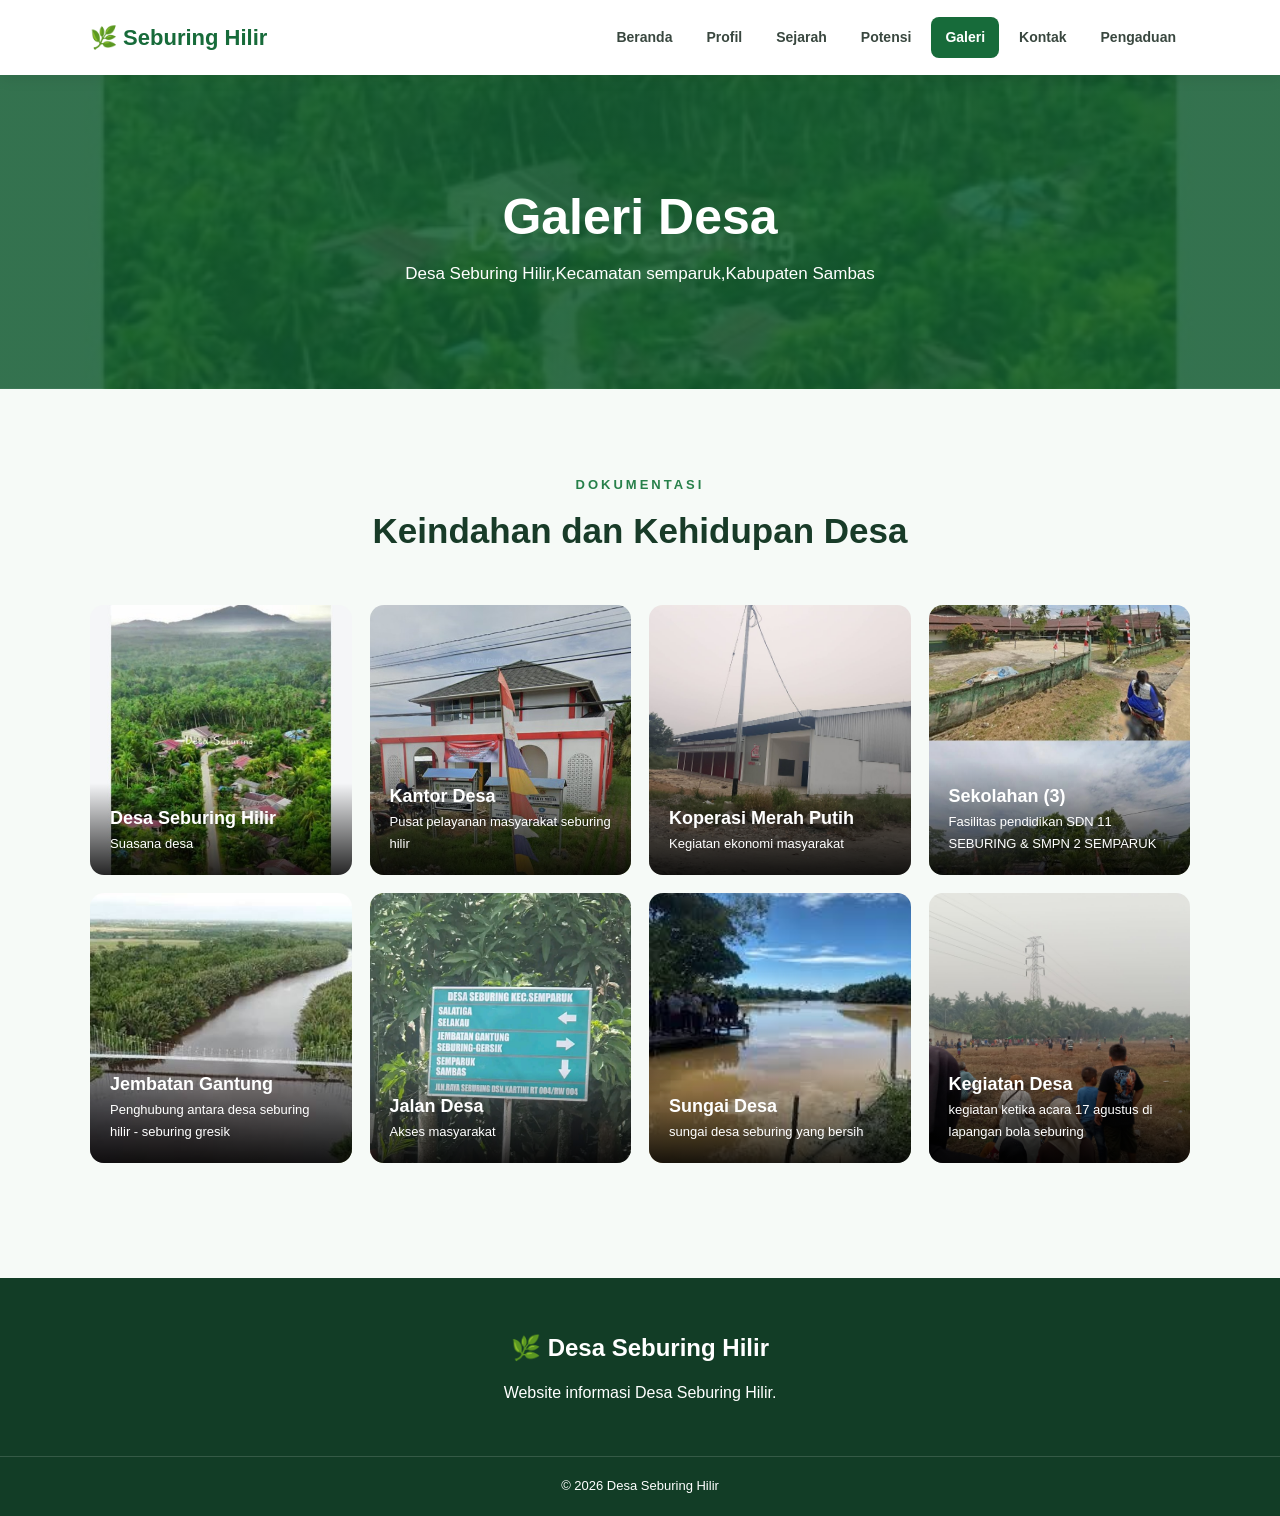
<file: galeri.html>
<!DOCTYPE html>
<html lang="id">
<head>
    <meta charset="UTF-8">
    <meta name="viewport" content="width=device-width, initial-scale=1.0">
    <title>Galeri Desa Seburing Hilir</title>
    <link rel="icon" type="image/png" href="./icon.png">
    <link rel="stylesheet" href="style.css">
</head>

<body>

<header>
    <nav class="navbar">

        <a href="index.html" class="logo">
            🌿 Seburing Hilir
        </a>

        <button class="menu-toggle" onclick="toggleMenu()">☰</button>

        <ul class="nav-menu" id="navMenu">
            <li><a href="index.html">Beranda</a></li>
            <li><a href="profil.html">Profil</a></li>
            <li><a href="sejarah.html">Sejarah</a></li>
            <li><a href="potensi.html">Potensi</a></li>
            <li><a href="galeri.html" class="active">Galeri</a></li>
            <li><a href="kontak.html">Kontak</a></li>
            <li><a href="pengaduan.html">Pengaduan</a></li>
        </ul>

    </nav>
</header>


<section class="page-header">

    <h1>Galeri Desa</h1>

    <p>
        Desa Seburing Hilir,Kecamatan semparuk,Kabupaten Sambas 
    </p>

</section>


<section class="section">

    <div class="section-title">

        <p>DOKUMENTASI</p>

        <h2>Keindahan dan Kehidupan Desa</h2>

    </div>


    <div class="gallery">


        <div class="gallery-item">

            <img src="desa.jpeg" alt="Desa Seburing Hilir">

            <div class="gallery-caption">
                <h3>Desa Seburing Hilir</h3>
                <p>Suasana desa</p>
            </div>

        </div>


        <div class="gallery-item">

            <img src="kantor-desa.jpeg" alt="Kantor Desa">

            <div class="gallery-caption">
                <h3>Kantor Desa</h3>
                <p>Pusat pelayanan masyarakat seburing hilir</p>
            </div>

        </div>


        <div class="gallery-item">

            <img src="koperasi-merah-putih.jpeg" alt="Koperasi Merah Putih">

            <div class="gallery-caption">
                <h3>Koperasi Merah Putih</h3>
                <p>Kegiatan ekonomi masyarakat</p>
            </div>

        </div>


        <div class="gallery-item">

            <img src="sekolah (3).jpeg" alt="Sekolahan">

            <div class="gallery-caption">
                <h3>Sekolahan (3)</h3>
                <p>Fasilitas pendidikan SDN 11 SEBURING & SMPN 2 SEMPARUK</p>
            </div>

        </div>


        <div class="gallery-item">

            <img src="jembatan-gantung.jpeg" alt="Jembatan Gantung">

            <div class="gallery-caption">
                <h3>Jembatan Gantung</h3>
                <p>Penghubung antara desa seburing hilir - seburing gresik</p>
            </div>

        </div>


        <div class="gallery-item">

            <img src="jalan-desa.jpeg" alt="Jalan Desa">

            <div class="gallery-caption">
                <h3>Jalan Desa</h3>
                <p>Akses masyarakat</p>
            </div>

        </div>


        <div class="gallery-item">

            <img src="sungai.jpeg" alt="Sungai Desa">

            <div class="gallery-caption">
                <h3>Sungai Desa</h3>
                <p>sungai desa seburing yang bersih</p>
            </div>

        </div>


        <div class="gallery-item">

            <img src="kegiatan.jpeg" alt="Kegiatan Desa">

            <div class="gallery-caption">
                <h3>Kegiatan Desa</h3>
                <p>kegiatan ketika acara 17 agustus di lapangan bola seburing</p>
            </div>

        </div>


    </div>

</section>


<footer>

    <div class="footer-content">
        <h2>🌿 Desa Seburing Hilir</h2>
        <p>Website informasi Desa Seburing Hilir.</p>
    </div>

    <div class="copyright">
        © 2026 Desa Seburing Hilir
    </div>

</footer>

<script src="script.js"></script>

</body>
</html>
</file>
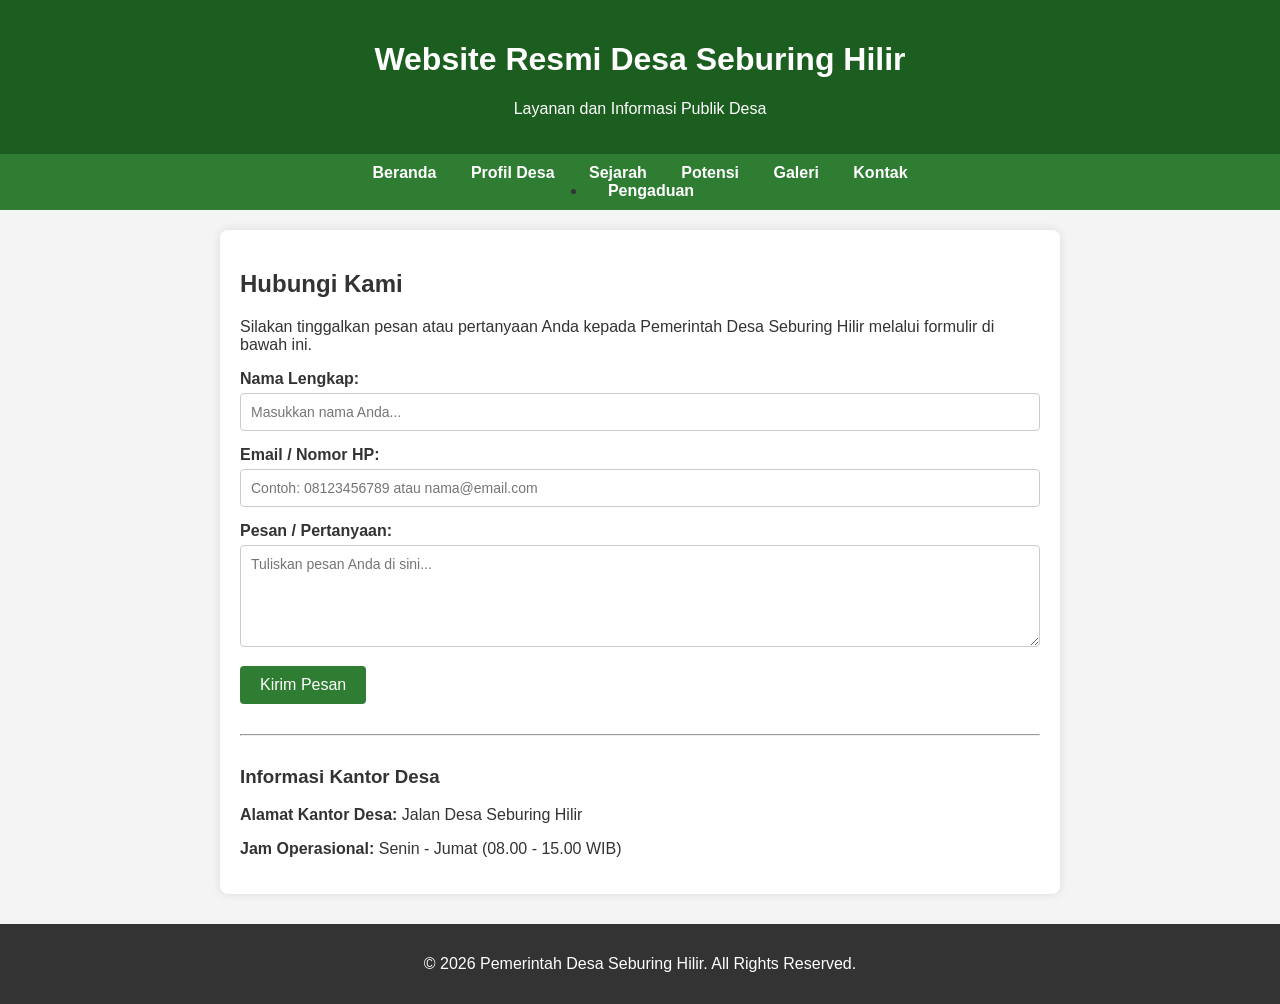
<file: kontak.html>
<!DOCTYPE html>
<html lang="id">
<head>
    <meta charset="UTF-8">
    <meta name="viewport" content="width=device-width, initial-scale=1.0">

    <title>Kontak - Desa Seburing Hilir</title>
    <link rel="icon" type="image/png" href="./icon.png">
    <style>
        body {
            font-family: Arial, sans-serif;
            margin: 0;
            padding: 0;
            background-color: #f4f4f4;
            color: #333;
        }

        header {
            background-color: #1b5e20;
            color: white;
            padding: 20px;
            text-align: center;
        }

        nav {
            background-color: #2e7d32;
            padding: 10px;
            text-align: center;
        }

        nav a {
            color: white;
            margin: 0 15px;
            text-decoration: none;
            font-weight: bold;
        }

        nav a:hover {
            text-decoration: underline;
        }

        .container {
            max-width: 800px;
            margin: 20px auto;
            background: white;
            padding: 20px;
            border-radius: 8px;
            box-shadow: 0 0 10px rgba(0,0,0,0.1);
        }

        .form-group {
            margin-bottom: 15px;
        }

        .form-group label {
            display: block;
            margin-bottom: 5px;
            font-weight: bold;
        }

        .form-group input,
        .form-group textarea {
            width: 100%;
            padding: 10px;
            box-sizing: border-box;
            border: 1px solid #ccc;
            border-radius: 4px;
            font-family: Arial, sans-serif;
            font-size: 14px;
        }

        .form-group textarea {
            resize: vertical;
        }

        button {
            background-color: #2e7d32;
            color: white;
            padding: 10px 20px;
            border: none;
            border-radius: 4px;
            cursor: pointer;
            font-size: 16px;
        }

        button:hover {
            background-color: #1b5e20;
        }

        button:disabled {
            background-color: #999;
            cursor: not-allowed;
        }

        #status {
            margin-top: 15px;
            font-weight: bold;
        }

        footer {
            text-align: center;
            padding: 15px;
            background-color: #333;
            color: white;
            margin-top: 30px;
        }
    </style>
</head>

<body>

    <!-- HEADER -->
    <header>
        <h1>Website Resmi Desa Seburing Hilir</h1>
        <p>Layanan dan Informasi Publik Desa</p>
    </header>


    <!-- NAVBAR -->
    <nav>
        <a href="index.html">Beranda</a>
        <a href="profil.html">Profil Desa</a>
        <a href="sejarah.html">Sejarah</a>
        <a href="potensi.html">Potensi</a>
        <a href="galeri.html">Galeri</a>
        <a href="kontak.html">Kontak</a>
        <li><a href="pengaduan.html">Pengaduan</a></li>
    </nav>


    <!-- KONTEN -->
    <div class="container">

        <h2>Hubungi Kami</h2>

        <p>
            Silakan tinggalkan pesan atau pertanyaan Anda
            kepada Pemerintah Desa Seburing Hilir melalui
            formulir di bawah ini.
        </p>


        <!-- FORM KONTAK -->
        <form id="contactForm">

            <!-- NAMA -->
            <div class="form-group">

                <label for="nama">
                    Nama Lengkap:
                </label>

                <input
                    type="text"
                    id="nama"
                    name="nama"
                    placeholder="Masukkan nama Anda..."
                    required
                >

            </div>


            <!-- EMAIL / NOMOR HP -->
            <div class="form-group">

                <label for="email">
                    Email / Nomor HP:
                </label>

                <input
                    type="text"
                    id="email"
                    name="email"
                    placeholder="Contoh: 08123456789 atau nama@email.com"
                    required
                >

            </div>


            <!-- PESAN -->
            <div class="form-group">

                <label for="pesan">
                    Pesan / Pertanyaan:
                </label>

                <textarea
                    id="pesan"
                    name="pesan"
                    rows="5"
                    placeholder="Tuliskan pesan Anda di sini..."
                    required
                ></textarea>

            </div>


            <!-- TOMBOL -->
            <button
                type="submit"
                id="submitButton"
            >
                Kirim Pesan
            </button>


            <!-- STATUS -->
            <p id="status"></p>

        </form>


        <hr style="margin: 30px 0;">


        <!-- INFORMASI KANTOR -->
        <h3>Informasi Kantor Desa</h3>

        <p>
            <strong>Alamat Kantor Desa:</strong>
            Jalan Desa Seburing Hilir
        </p>

        <p>
            <strong>Jam Operasional:</strong>
            Senin - Jumat (08.00 - 15.00 WIB)
        </p>

    </div>


    <!-- FOOTER -->
    <footer>

        <p>
            &copy; 2026 Pemerintah Desa Seburing Hilir.
            All Rights Reserved.
        </p>

    </footer>


    <!-- ========================================= -->
    <!-- GOOGLE APPS SCRIPT / DATABASE -->
    <!-- ========================================= -->

    <script>

        // URL GOOGLE APPS SCRIPT BARU
        const scriptURL =
        "https://script.google.com/macros/s/AKfycbz1KPRJaCLcGTFFrASVEYRZKZAd9Qlc9Vu_jWlQN8AHIZA5JVy7cbpYvd-dAObRujn6jA/exec";


        // Mengambil form
        const form =
        document.getElementById("contactForm");


        // Mengambil tulisan status
        const status =
        document.getElementById("status");


        // Mengambil tombol
        const submitButton =
        document.getElementById("submitButton");


        // Ketika tombol Kirim Pesan ditekan
        form.addEventListener("submit", function(e) {

            // Mencegah halaman melakukan refresh
            e.preventDefault();


            // Mengambil data dari form
            const data = {

                nama:
                document.getElementById("nama").value,

                email:
                document.getElementById("email").value,

                pesan:
                document.getElementById("pesan").value

            };


            // Mengubah tombol
            submitButton.disabled = true;
            submitButton.innerText = "Mengirim...";


            // Menampilkan status
            status.innerText =
            "Sedang mengirim pesan...";


            // Mengirim data ke Google Apps Script
            fetch(scriptURL, {

                method: "POST",

                mode: "no-cors",

                body: JSON.stringify(data)

            })


            // Jika berhasil
            .then(function() {

                status.innerText =
                "✅ Pesan berhasil dikirim!";

                // Mengosongkan form
                form.reset();

                // Mengaktifkan tombol kembali
                submitButton.disabled = false;

                submitButton.innerText =
                "Kirim Pesan";

            })


            // Jika gagal
            .catch(function(error) {

                console.error(error);

                status.innerText =
                "❌ Pesan gagal dikirim.";

                submitButton.disabled = false;

                submitButton.innerText =
                "Kirim Pesan";

            });

        });

    </script>

</body>
</html>
</file>
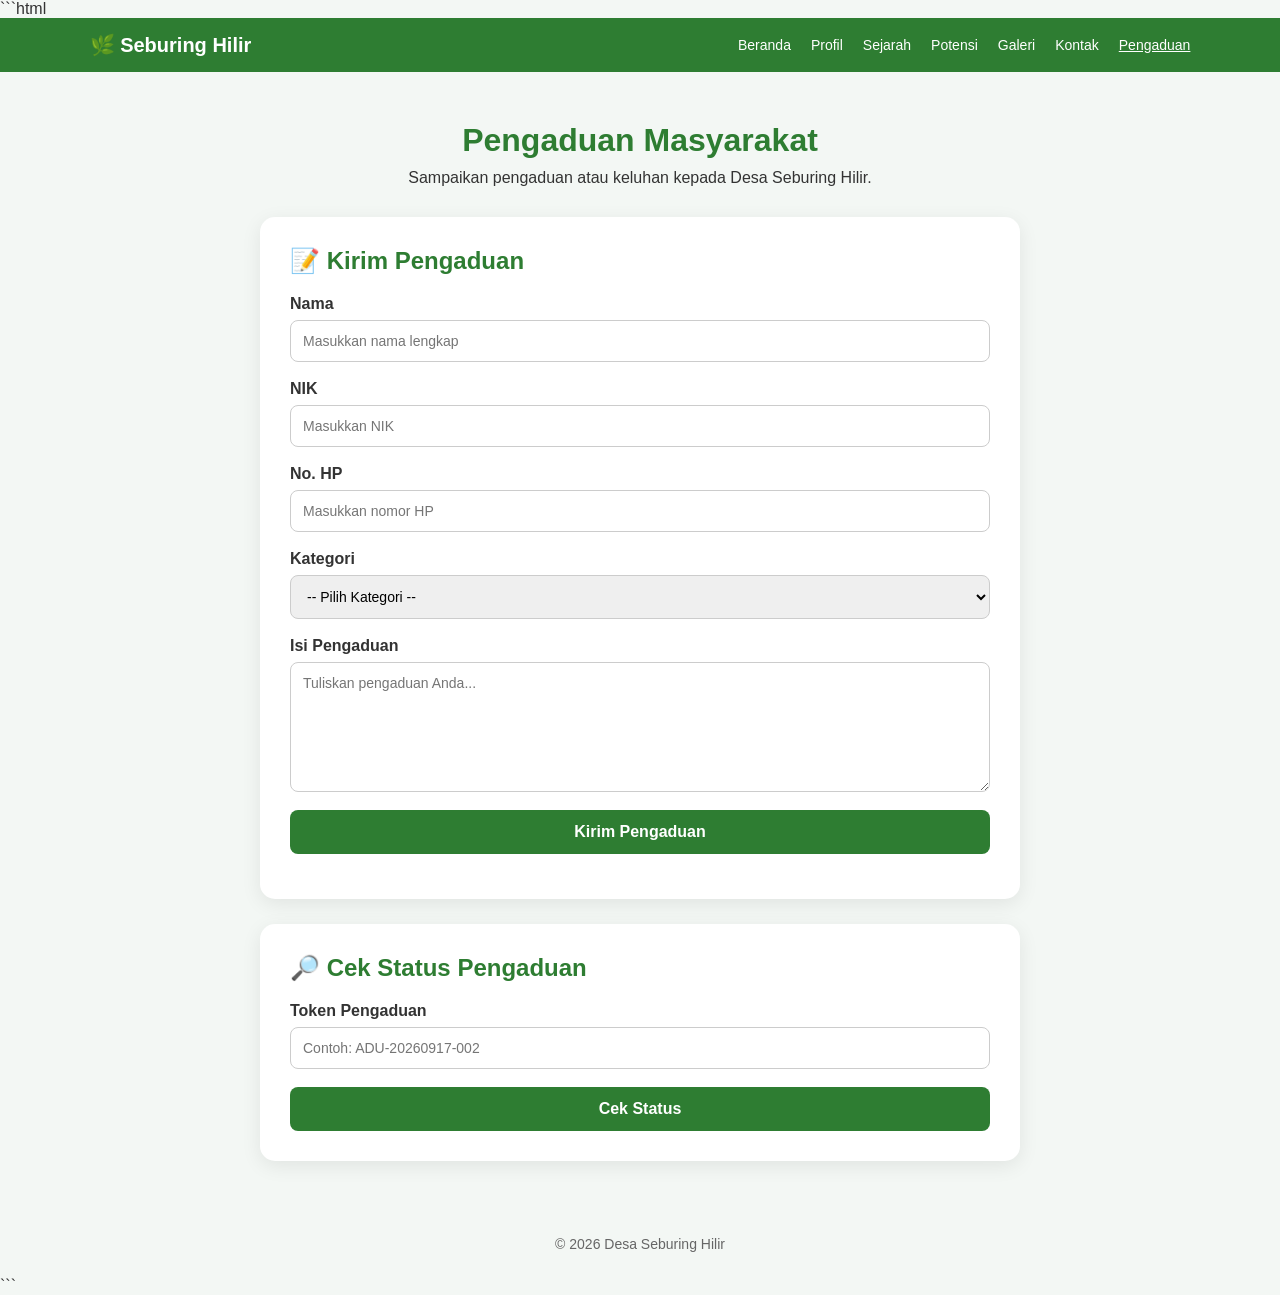
<file: Pengaduan.html>
```html
<!DOCTYPE html>
<html lang="id">
<head>
    <meta charset="UTF-8">
    <meta name="viewport" content="width=device-width, initial-scale=1.0">

    <title>Pengaduan - Desa Seburing Hilir</title>

    <style>
        * {
            box-sizing: border-box;
            margin: 0;
            padding: 0;
            font-family: Arial, sans-serif;
        }

        body {
            background: #f3f7f4;
            color: #333;
        }

        nav {
            background: #2e7d32;
            padding: 15px 7%;
            display: flex;
            justify-content: space-between;
            align-items: center;
        }

        .logo {
            color: white;
            font-size: 20px;
            font-weight: bold;
        }

        nav ul {
            display: flex;
            list-style: none;
            gap: 20px;
        }

        nav ul li a {
            color: white;
            text-decoration: none;
            font-size: 14px;
        }

        nav ul li a:hover,
        nav ul li a.active {
            text-decoration: underline;
        }

        .container {
            max-width: 800px;
            margin: 50px auto;
            padding: 0 20px;
        }

        .judul {
            text-align: center;
            margin-bottom: 30px;
        }

        .judul h1 {
            color: #2e7d32;
            margin-bottom: 10px;
        }

        .card {
            background: white;
            padding: 30px;
            border-radius: 15px;
            box-shadow: 0 5px 20px rgba(0,0,0,0.08);
            margin-bottom: 25px;
        }

        .card h2 {
            color: #2e7d32;
            margin-bottom: 20px;
        }

        label {
            display: block;
            margin-bottom: 7px;
            font-weight: bold;
        }

        input,
        select,
        textarea {
            width: 100%;
            padding: 12px;
            margin-bottom: 18px;
            border: 1px solid #ccc;
            border-radius: 8px;
            font-size: 14px;
        }

        textarea {
            min-height: 130px;
            resize: vertical;
        }

        button {
            width: 100%;
            padding: 13px;
            background: #2e7d32;
            color: white;
            border: none;
            border-radius: 8px;
            cursor: pointer;
            font-size: 16px;
            font-weight: bold;
        }

        button:hover {
            background: #256628;
        }

        button:disabled {
            background: #999;
            cursor: not-allowed;
        }

        .hasil {
            display: none;
            margin-top: 20px;
            padding: 20px;
            border-radius: 10px;
            background: #e8f5e9;
            border: 1px solid #81c784;
        }

        .token {
            font-size: 22px;
            font-weight: bold;
            color: #2e7d32;
            text-align: center;
            margin: 15px 0;
        }

        .error {
            background: #ffebee;
            border: 1px solid #ef9a9a;
            color: #c62828;
        }

        .loading {
            text-align: center;
            margin-top: 15px;
            color: #555;
        }

        footer {
            text-align: center;
            padding: 25px;
            color: #666;
            font-size: 14px;
        }

        @media (max-width: 700px) {
            nav {
                flex-direction: column;
                gap: 15px;
            }

            nav ul {
                flex-wrap: wrap;
                justify-content: center;
            }

            .card {
                padding: 20px;
            }
        }
    </style>
</head>

<body>

<nav>
    <div class="logo">🌿 Seburing Hilir</div>

    <ul>
        <li><a href="index.html">Beranda</a></li>
        <li><a href="profil.html">Profil</a></li>
        <li><a href="sejarah.html">Sejarah</a></li>
        <li><a href="potensi.html">Potensi</a></li>
        <li><a href="galeri.html">Galeri</a></li>
        <li><a href="kontak.html">Kontak</a></li>
        <li><a href="pengaduan.html" class="active">Pengaduan</a></li>
    </ul>
</nav>


<div class="container">

    <div class="judul">
        <h1>Pengaduan Masyarakat</h1>
        <p>
            Sampaikan pengaduan atau keluhan kepada Desa Seburing Hilir.
        </p>
    </div>


    <!-- FORM PENGADUAN -->
    <div class="card">

        <h2>📝 Kirim Pengaduan</h2>

        <form id="formPengaduan">

            <label>Nama</label>
            <input
                type="text"
                id="nama"
                required
                placeholder="Masukkan nama lengkap"
            >

            <label>NIK</label>
            <input
                type="text"
                id="nik"
                required
                placeholder="Masukkan NIK"
            >

            <label>No. HP</label>
            <input
                type="text"
                id="nohp"
                required
                placeholder="Masukkan nomor HP"
            >

            <label>Kategori</label>
            <select id="kategori" required>
                <option value="">-- Pilih Kategori --</option>
                <option value="Infrastruktur">Infrastruktur</option>
                <option value="Pelayanan Desa">Pelayanan Desa</option>
                <option value="Kebersihan">Kebersihan</option>
                <option value="Keamanan">Keamanan</option>
                <option value="Sosial">Sosial</option>
                <option value="Lainnya">Lainnya</option>
            </select>

            <label>Isi Pengaduan</label>
            <textarea
                id="pengaduan"
                required
                placeholder="Tuliskan pengaduan Anda..."
            ></textarea>

            <button type="submit" id="btnKirim">
                Kirim Pengaduan
            </button>

            <div id="loading" class="loading"></div>

        </form>


        <div id="hasil" class="hasil"></div>

    </div>


    <!-- CEK STATUS -->
    <div class="card">

        <h2>🔎 Cek Status Pengaduan</h2>

        <label>Token Pengaduan</label>

        <input
            type="text"
            id="tokenCek"
            placeholder="Contoh: ADU-20260917-002"
        >

        <button onclick="cekStatus()">
            Cek Status
        </button>

        <div id="hasilCek" class="hasil"></div>

    </div>

</div>


<footer>
    © 2026 Desa Seburing Hilir
</footer>


<script>

// ==========================================
// URL GOOGLE APPS SCRIPT
// ==========================================
const SCRIPT_URL =
"https://script.google.com/macros/s/AKfycbzwtNZV_Sb48DyaFnZKMyWiGHJmDQEMTGAStLrqNenB66Bt5pPQlnQPspx07zqIECvdyw/exec";


// ==========================================
// KIRIM PENGADUAN
// ==========================================
document
.getElementById("formPengaduan")
.addEventListener("submit", async function(e) {

    e.preventDefault();

    const btn =
        document.getElementById("btnKirim");

    const loading =
        document.getElementById("loading");

    const hasil =
        document.getElementById("hasil");

    btn.disabled = true;

    loading.innerHTML =
        "Mengirim pengaduan...";

    hasil.style.display = "none";


    const data = {

        action: "kirimPengaduan",

        nama:
            document.getElementById("nama").value,

        nik:
            document.getElementById("nik").value,

        nohp:
            document.getElementById("nohp").value,

        kategori:
            document.getElementById("kategori").value,

        pengaduan:
            document.getElementById("pengaduan").value

    };


    try {

        const response =
            await fetch(
                SCRIPT_URL,
                {
                    method: "POST",

                    body: JSON.stringify(data)
                }
            );


        const result =
            await response.json();


        if (result.success) {

            hasil.className = "hasil";

            hasil.innerHTML = `
                <h3>✅ Pengaduan Berhasil Dikirim</h3>

                <p>Token pengaduan Anda:</p>

                <div class="token">
                    ${result.token}
                </div>

                <p>
                    Simpan token ini untuk mengecek
                    status pengaduan Anda.
                </p>
            `;

            hasil.style.display = "block";

            document
                .getElementById("formPengaduan")
                .reset();

        } else {

            hasil.className =
                "hasil error";

            hasil.innerHTML =
                "❌ " + result.message;

            hasil.style.display =
                "block";

        }

    }

    catch (error) {

        hasil.className =
            "hasil error";

        hasil.innerHTML =
            "❌ Gagal terhubung ke server.";

        hasil.style.display =
            "block";

        console.error(error);

    }


    btn.disabled = false;

    loading.innerHTML = "";

});


// ==========================================
// CEK STATUS PENGADUAN
// ==========================================
async function cekStatus() {

    const token =
        document
            .getElementById("tokenCek")
            .value
            .trim();


    const hasil =
        document
            .getElementById("hasilCek");


    if (!token) {

        hasil.className =
            "hasil error";

        hasil.innerHTML =
            "❌ Silakan masukkan token pengaduan.";

        hasil.style.display =
            "block";

        return;

    }


    hasil.className =
        "hasil";

    hasil.innerHTML =
        "⏳ Memeriksa pengaduan...";

    hasil.style.display =
        "block";


    try {

        const response =
            await fetch(
                SCRIPT_URL +
                "?action=cekPengaduan&token=" +
                encodeURIComponent(token)
            );


        const result =
            await response.json();


        if (result.success) {

            const data =
                result.data;


            hasil.className =
                "hasil";


            hasil.innerHTML = `

                <h3>📋 Data Pengaduan</h3>

                <p>
                    <strong>Token:</strong>
                    ${data.token}
                </p>

                <p>
                    <strong>Nama:</strong>
                    ${data.nama}
                </p>

                <p>
                    <strong>Kategori:</strong>
                    ${data.kategori}
                </p>

                <p>
                    <strong>Pengaduan:</strong>
                    ${data.pengaduan}
                </p>

                <p>
                    <strong>Status:</strong>
                    ${data.status}
                </p>

                <p>
                    <strong>Tanggapan:</strong>
                    ${data.tanggapan}
                </p>

            `;

        } else {

            hasil.className =
                "hasil error";

            hasil.innerHTML =
                "❌ " + result.message;

        }

    }

    catch (error) {

        hasil.className =
            "hasil error";

        hasil.innerHTML =
            "❌ Gagal terhubung ke server.";

        console.error(error);

    }

}

</script>

</body>
</html>
```
</file>
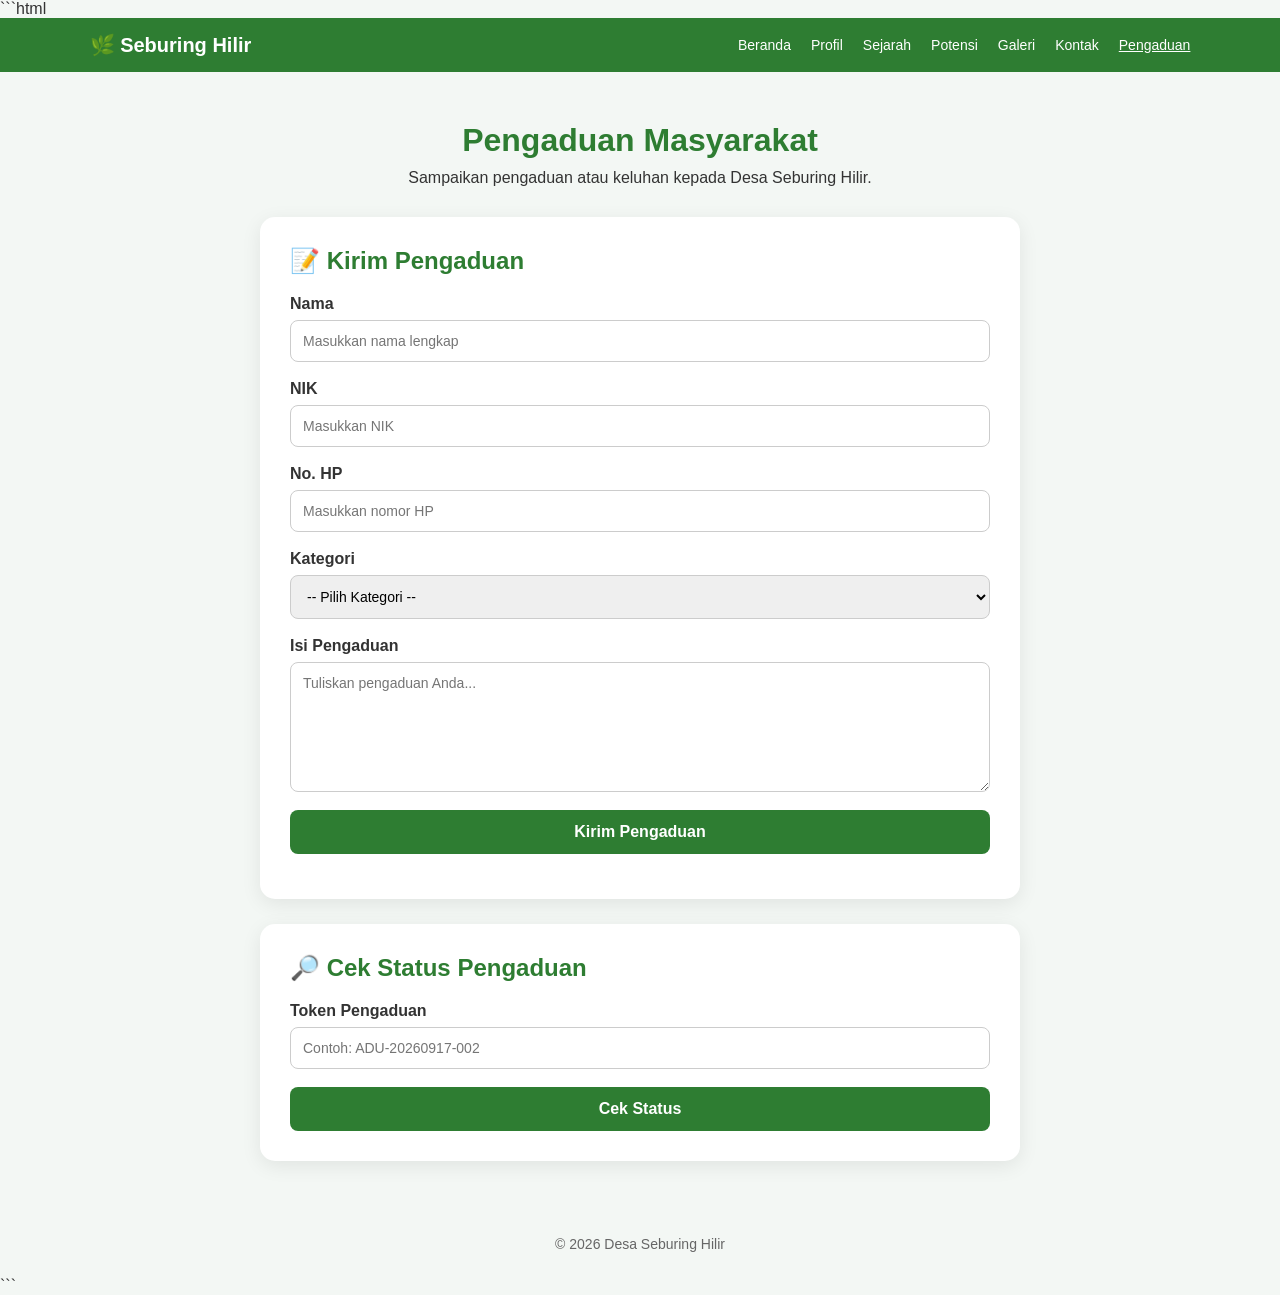
<file: pengaduan.html>
```html
<!DOCTYPE html>
<html lang="id">
<head>
    <meta charset="UTF-8">
    <meta name="viewport" content="width=device-width, initial-scale=1.0">

    <title>Pengaduan - Desa Seburing Hilir</title>

    <style>
        * {
            box-sizing: border-box;
            margin: 0;
            padding: 0;
            font-family: Arial, sans-serif;
        }

        body {
            background: #f3f7f4;
            color: #333;
        }

        nav {
            background: #2e7d32;
            padding: 15px 7%;
            display: flex;
            justify-content: space-between;
            align-items: center;
        }

        .logo {
            color: white;
            font-size: 20px;
            font-weight: bold;
        }

        nav ul {
            display: flex;
            list-style: none;
            gap: 20px;
        }

        nav ul li a {
            color: white;
            text-decoration: none;
            font-size: 14px;
        }

        nav ul li a:hover,
        nav ul li a.active {
            text-decoration: underline;
        }

        .container {
            max-width: 800px;
            margin: 50px auto;
            padding: 0 20px;
        }

        .judul {
            text-align: center;
            margin-bottom: 30px;
        }

        .judul h1 {
            color: #2e7d32;
            margin-bottom: 10px;
        }

        .card {
            background: white;
            padding: 30px;
            border-radius: 15px;
            box-shadow: 0 5px 20px rgba(0,0,0,0.08);
            margin-bottom: 25px;
        }

        .card h2 {
            color: #2e7d32;
            margin-bottom: 20px;
        }

        label {
            display: block;
            margin-bottom: 7px;
            font-weight: bold;
        }

        input,
        select,
        textarea {
            width: 100%;
            padding: 12px;
            margin-bottom: 18px;
            border: 1px solid #ccc;
            border-radius: 8px;
            font-size: 14px;
        }

        textarea {
            min-height: 130px;
            resize: vertical;
        }

        button {
            width: 100%;
            padding: 13px;
            background: #2e7d32;
            color: white;
            border: none;
            border-radius: 8px;
            cursor: pointer;
            font-size: 16px;
            font-weight: bold;
        }

        button:hover {
            background: #256628;
        }

        button:disabled {
            background: #999;
            cursor: not-allowed;
        }

        .hasil {
            display: none;
            margin-top: 20px;
            padding: 20px;
            border-radius: 10px;
            background: #e8f5e9;
            border: 1px solid #81c784;
        }

        .token {
            font-size: 22px;
            font-weight: bold;
            color: #2e7d32;
            text-align: center;
            margin: 15px 0;
        }

        .error {
            background: #ffebee;
            border: 1px solid #ef9a9a;
            color: #c62828;
        }

        .loading {
            text-align: center;
            margin-top: 15px;
            color: #555;
        }

        footer {
            text-align: center;
            padding: 25px;
            color: #666;
            font-size: 14px;
        }

        @media (max-width: 700px) {
            nav {
                flex-direction: column;
                gap: 15px;
            }

            nav ul {
                flex-wrap: wrap;
                justify-content: center;
            }

            .card {
                padding: 20px;
            }
        }
    </style>
</head>

<body>

<nav>
    <div class="logo">🌿 Seburing Hilir</div>

    <ul>
        <li><a href="index.html">Beranda</a></li>
        <li><a href="profil.html">Profil</a></li>
        <li><a href="sejarah.html">Sejarah</a></li>
        <li><a href="potensi.html">Potensi</a></li>
        <li><a href="galeri.html">Galeri</a></li>
        <li><a href="kontak.html">Kontak</a></li>
        <li><a href="pengaduan.html" class="active">Pengaduan</a></li>
    </ul>
</nav>


<div class="container">

    <div class="judul">
        <h1>Pengaduan Masyarakat</h1>
        <p>
            Sampaikan pengaduan atau keluhan kepada Desa Seburing Hilir.
        </p>
    </div>


    <!-- FORM PENGADUAN -->
    <div class="card">

        <h2>📝 Kirim Pengaduan</h2>

        <form id="formPengaduan">

            <label>Nama</label>
            <input
                type="text"
                id="nama"
                required
                placeholder="Masukkan nama lengkap"
            >

            <label>NIK</label>
            <input
                type="text"
                id="nik"
                required
                placeholder="Masukkan NIK"
            >

            <label>No. HP</label>
            <input
                type="text"
                id="nohp"
                required
                placeholder="Masukkan nomor HP"
            >

            <label>Kategori</label>
            <select id="kategori" required>
                <option value="">-- Pilih Kategori --</option>
                <option value="Infrastruktur">Infrastruktur</option>
                <option value="Pelayanan Desa">Pelayanan Desa</option>
                <option value="Kebersihan">Kebersihan</option>
                <option value="Keamanan">Keamanan</option>
                <option value="Sosial">Sosial</option>
                <option value="Lainnya">Lainnya</option>
            </select>

            <label>Isi Pengaduan</label>
            <textarea
                id="pengaduan"
                required
                placeholder="Tuliskan pengaduan Anda..."
            ></textarea>

            <button type="submit" id="btnKirim">
                Kirim Pengaduan
            </button>

            <div id="loading" class="loading"></div>

        </form>


        <div id="hasil" class="hasil"></div>

    </div>


    <!-- CEK STATUS -->
    <div class="card">

        <h2>🔎 Cek Status Pengaduan</h2>

        <label>Token Pengaduan</label>

        <input
            type="text"
            id="tokenCek"
            placeholder="Contoh: ADU-20260917-002"
        >

        <button onclick="cekStatus()">
            Cek Status
        </button>

        <div id="hasilCek" class="hasil"></div>

    </div>

</div>


<footer>
    © 2026 Desa Seburing Hilir
</footer>


<script>

// ==========================================
// URL GOOGLE APPS SCRIPT
// ==========================================
const SCRIPT_URL =
"https://script.google.com/macros/s/AKfycbzCaYPusHUs3keVvWSiMBk_AgQYBLS_ZtwhYfqDNrEX6eSE06m-O5S-K7DCZ0e66QJBXQ/exec";


// ==========================================
// KIRIM PENGADUAN
// ==========================================
document
.getElementById("formPengaduan")
.addEventListener("submit", async function(e) {

    e.preventDefault();

    const btn =
        document.getElementById("btnKirim");

    const loading =
        document.getElementById("loading");

    const hasil =
        document.getElementById("hasil");

    btn.disabled = true;

    loading.innerHTML =
        "Mengirim pengaduan...";

    hasil.style.display = "none";


    const data = {

        action: "kirimPengaduan",

        nama:
            document.getElementById("nama").value,

        nik:
            document.getElementById("nik").value,

        nohp:
            document.getElementById("nohp").value,

        kategori:
            document.getElementById("kategori").value,

        pengaduan:
            document.getElementById("pengaduan").value

    };


    try {

        const response =
            await fetch(
                SCRIPT_URL,
                {
                    method: "POST",

                    body: JSON.stringify(data)
                }
            );


        const result =
            await response.json();


        if (result.success) {

            hasil.className = "hasil";

            hasil.innerHTML = `
                <h3>✅ Pengaduan Berhasil Dikirim</h3>

                <p>Token pengaduan Anda:</p>

                <div class="token">
                    ${result.token}
                </div>

                <p>
                    Simpan token ini untuk mengecek
                    status pengaduan Anda.
                </p>
            `;

            hasil.style.display = "block";

            document
                .getElementById("formPengaduan")
                .reset();

        } else {

            hasil.className =
                "hasil error";

            hasil.innerHTML =
                "❌ " + result.message;

            hasil.style.display =
                "block";

        }

    }

    catch (error) {

        hasil.className =
            "hasil error";

        hasil.innerHTML =
            "❌ Gagal terhubung ke server.";

        hasil.style.display =
            "block";

        console.error(error);

    }


    btn.disabled = false;

    loading.innerHTML = "";

});


// ==========================================
// CEK STATUS PENGADUAN
// ==========================================
async function cekStatus() {

    const token =
        document
            .getElementById("tokenCek")
            .value
            .trim();


    const hasil =
        document
            .getElementById("hasilCek");


    if (!token) {

        hasil.className =
            "hasil error";

        hasil.innerHTML =
            "❌ Silakan masukkan token pengaduan.";

        hasil.style.display =
            "block";

        return;

    }


    hasil.className =
        "hasil";

    hasil.innerHTML =
        "⏳ Memeriksa pengaduan...";

    hasil.style.display =
        "block";


    try {

        const response =
            await fetch(
                SCRIPT_URL +
                "?action=cekPengaduan&token=" +
                encodeURIComponent(token)
            );


        const result =
            await response.json();


        if (result.success) {

            const data =
                result.data;


            hasil.className =
                "hasil";


            hasil.innerHTML = `

                <h3>📋 Data Pengaduan</h3>

                <p>
                    <strong>Token:</strong>
                    ${data.token}
                </p>

                <p>
                    <strong>Nama:</strong>
                    ${data.nama}
                </p>

                <p>
                    <strong>Kategori:</strong>
                    ${data.kategori}
                </p>

                <p>
                    <strong>Pengaduan:</strong>
                    ${data.pengaduan}
                </p>

                <p>
                    <strong>Status:</strong>
                    ${data.status}
                </p>

                <p>
                    <strong>Tanggapan:</strong>
                    ${data.tanggapan}
                </p>

            `;

        } else {

            hasil.className =
                "hasil error";

            hasil.innerHTML =
                "❌ " + result.message;

        }

    }

    catch (error) {

        hasil.className =
            "hasil error";

        hasil.innerHTML =
            "❌ Gagal terhubung ke server.";

        console.error(error);

    }

}

</script>

</body>
</html>
```
</file>
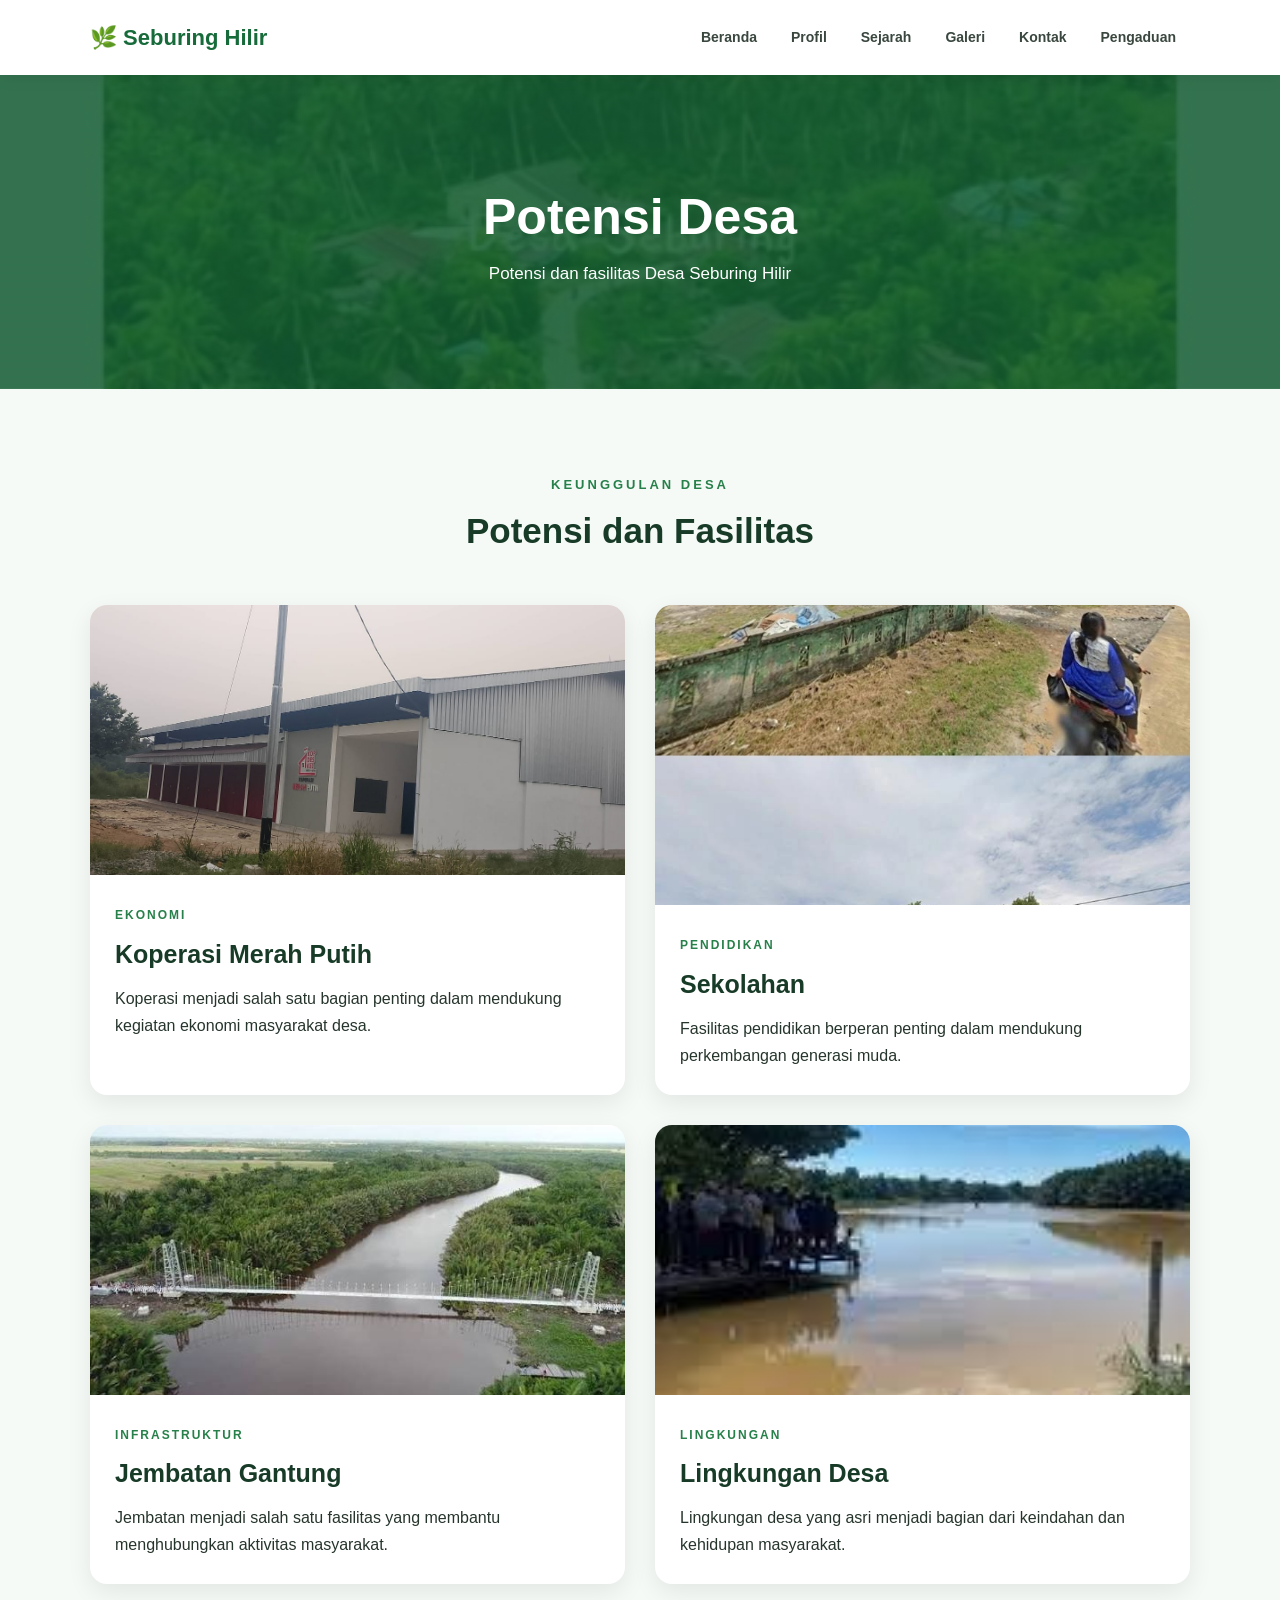
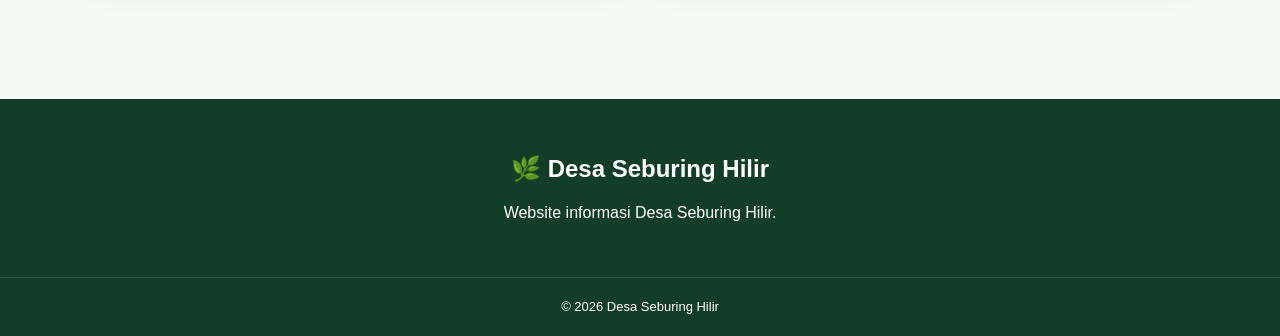
<file: potensi.html>
<!DOCTYPE html>
<html lang="id">
<head>
    <meta charset="UTF-8">
    <meta name="viewport" content="width=device-width, initial-scale=1.0">

    <title>Potensi Desa Seburing Hilir</title>
    <link rel="icon" type="image/png" href="./icon.png">
    <link rel="stylesheet" href="style.css">

    <style>
        /* KHUSUS GAMBAR SEKOLAH */
        .sekolah-card img {
            width: 100% !important;
            height: 300px !important;
            object-fit: cover !important;
            display: block;
        }
    </style>
</head>

<body>

<header>
    <nav class="navbar">

        <a href="index.html" class="logo">
            🌿 Seburing Hilir
        </a>

        <button class="menu-toggle" onclick="toggleMenu()">☰</button>

        <ul class="nav-menu" id="navMenu">
            <li><a href="index.html">Beranda</a></li>
            <li><a href="profil.html">Profil</a></li>
            <li><a href="sejarah.html">Sejarah</a></li>
            <li><a href="galeri.html">Galeri</a></li>
            <li><a href="kontak.html">Kontak</a></li>
            <li><a href="pengaduan.html">Pengaduan</a></li>
        </ul>

    </nav>
</header>


<section class="page-header">

    <h1>Potensi Desa</h1>

    <p>
        Potensi dan fasilitas Desa Seburing Hilir
    </p>

</section>


<section class="section">

    <div class="section-title">

        <p>KEUNGGULAN DESA</p>

        <h2>Potensi dan Fasilitas</h2>

    </div>


    <div class="potential-grid">


        <!-- KOPERASI -->
        <div class="potential-card">

            <img src="koperasi-merah-putih.jpeg"
                 alt="Koperasi Merah Putih">

            <div class="potential-content">

                <span>EKONOMI</span>

                <h3>Koperasi Merah Putih</h3>

                <p>
                    Koperasi menjadi salah satu bagian penting
                    dalam mendukung kegiatan ekonomi masyarakat desa.
                </p>

            </div>

        </div>


        <!-- SEKOLAH -->
        <div class="potential-card sekolah-card">

            <img src="sekolah (3).jpeg"
                 alt="Sekolahan">

            <div class="potential-content">

                <span>PENDIDIKAN</span>

                <h3>Sekolahan</h3>

                <p>
                    Fasilitas pendidikan berperan penting dalam
                    mendukung perkembangan generasi muda.
                </p>

            </div>

        </div>


        <!-- JEMBATAN -->
        <div class="potential-card">

            <img src="jembatan-gantung.jpeg"
                 alt="Jembatan Gantung">

            <div class="potential-content">

                <span>INFRASTRUKTUR</span>

                <h3>Jembatan Gantung</h3>

                <p>
                    Jembatan menjadi salah satu fasilitas yang
                    membantu menghubungkan aktivitas masyarakat.
                </p>

            </div>

        </div>


        <!-- SUNGAI -->
        <div class="potential-card">

            <img src="sungai.jpeg"
                 alt="Sungai Desa">

            <div class="potential-content">

                <span>LINGKUNGAN</span>

                <h3>Lingkungan Desa</h3>

                <p>
                    Lingkungan desa yang asri menjadi bagian dari
                    keindahan dan kehidupan masyarakat.
                </p>

            </div>

        </div>


    </div>

</section>


<footer>

    <div class="footer-content">

        <h2>🌿 Desa Seburing Hilir</h2>

        <p>
            Website informasi Desa Seburing Hilir.
        </p>

    </div>

    <div class="copyright">

        © 2026 Desa Seburing Hilir
    </div>

</footer>


<script src="script.js"></script>

</body>
</html>
</file>
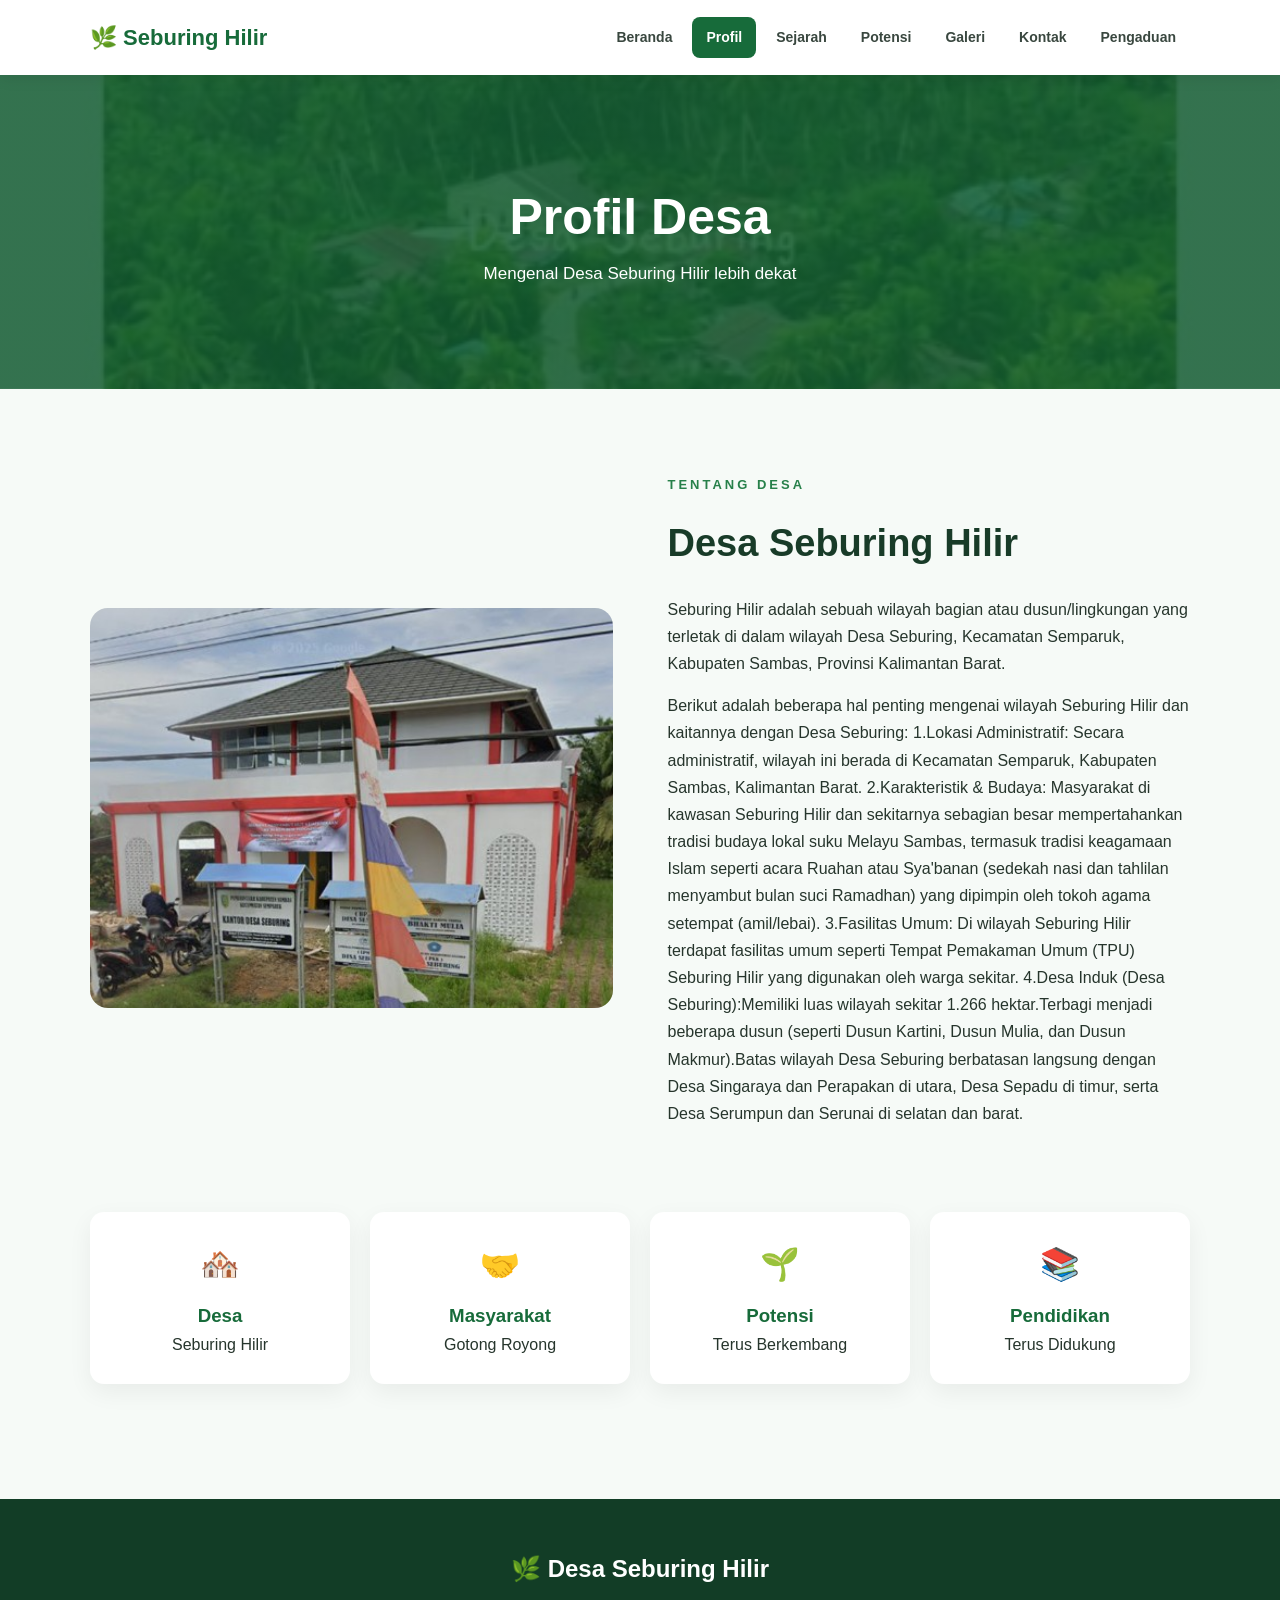
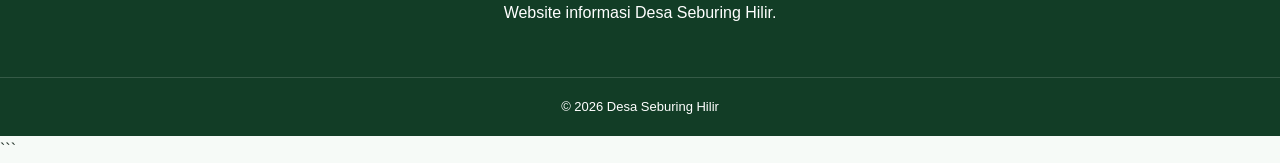
<file: profil.html>
<!DOCTYPE html>
<html lang="id">
<head>
    <meta charset="UTF-8">
    <meta name="viewport" content="width=device-width, initial-scale=1.0">

    <title>Profil Desa Seburing Hilir</title>
    <link rel="icon" type="image/png" href="./icon.png">
    <link rel="stylesheet" href="style.css">
</head>

<body>

<header>
    <nav class="navbar">

        <a href="index.html" class="logo">
            🌿 Seburing Hilir
        </a>

        <button class="menu-toggle" onclick="toggleMenu()">☰</button>

        <ul class="nav-menu" id="navMenu">
            <li><a href="index.html">Beranda</a></li>
            <li><a href="profil.html" class="active">Profil</a></li>
            <li><a href="sejarah.html">Sejarah</a></li>
            <li><a href="potensi.html">Potensi</a></li>
            <li><a href="galeri.html">Galeri</a></li>
            <li><a href="kontak.html">Kontak</a></li>
            <li><a href="pengaduan.html">Pengaduan</a></li>
        </ul>

    </nav>
</header>


<section class="page-header">

    <h1>Profil Desa</h1>

    <p>
        Mengenal Desa Seburing Hilir lebih dekat
    </p>

</section>


<section class="section">

    <div class="profile-grid">

        <div class="profile-image">
            <img src="kantor-desa.jpeg" alt="Kantor Desa Seburing Hilir">
        </div>

        <div class="profile-content">

            <p class="label">TENTANG DESA</p>

            <h2>Desa Seburing Hilir</h2>

            <p>
               Seburing Hilir adalah sebuah wilayah bagian atau dusun/lingkungan yang terletak di dalam wilayah Desa Seburing, Kecamatan Semparuk, Kabupaten Sambas, Provinsi Kalimantan Barat.
            </p>

            <p>
                Berikut adalah beberapa hal penting mengenai wilayah Seburing Hilir dan kaitannya dengan Desa Seburing:

1.Lokasi Administratif: Secara administratif, wilayah ini berada di Kecamatan Semparuk, Kabupaten Sambas, Kalimantan Barat.

2.Karakteristik & Budaya: Masyarakat di kawasan Seburing Hilir dan sekitarnya sebagian besar mempertahankan tradisi budaya lokal suku Melayu Sambas, termasuk tradisi keagamaan Islam seperti acara Ruahan atau Sya'banan (sedekah nasi dan tahlilan menyambut bulan suci Ramadhan) yang dipimpin oleh tokoh agama setempat (amil/lebai).

3.Fasilitas Umum: Di wilayah Seburing Hilir terdapat fasilitas umum seperti Tempat Pemakaman Umum (TPU) Seburing Hilir yang digunakan oleh warga sekitar.

4.Desa Induk (Desa Seburing):Memiliki luas wilayah sekitar 1.266 hektar.Terbagi menjadi beberapa dusun (seperti Dusun Kartini, Dusun Mulia, dan Dusun Makmur).Batas wilayah Desa Seburing berbatasan langsung dengan Desa Singaraya dan Perapakan di utara, Desa Sepadu di timur, serta Desa Serumpun dan Serunai di selatan dan barat.
            </p>

        </div>

    </div>


    <div class="stats">

        <div class="stat-box">
            <span>🏘️</span>
            <h3>Desa</h3>
            <p>Seburing Hilir</p>
        </div>

        <div class="stat-box">
            <span>🤝</span>
            <h3>Masyarakat</h3>
            <p>Gotong Royong</p>
        </div>

        <div class="stat-box">
            <span>🌱</span>
            <h3>Potensi</h3>
            <p>Terus Berkembang</p>
        </div>

        <div class="stat-box">
            <span>📚</span>
            <h3>Pendidikan</h3>
            <p>Terus Didukung</p>
        </div>

    </div>

</section>


<footer>

    <div class="footer-content">
        <h2>🌿 Desa Seburing Hilir</h2>
        <p>Website informasi Desa Seburing Hilir.</p>
    </div>

    <div class="copyright">
        © 2026 Desa Seburing Hilir
    </div>

</footer>


<script src="script.js"></script>

</body>
</html>
```
</file>
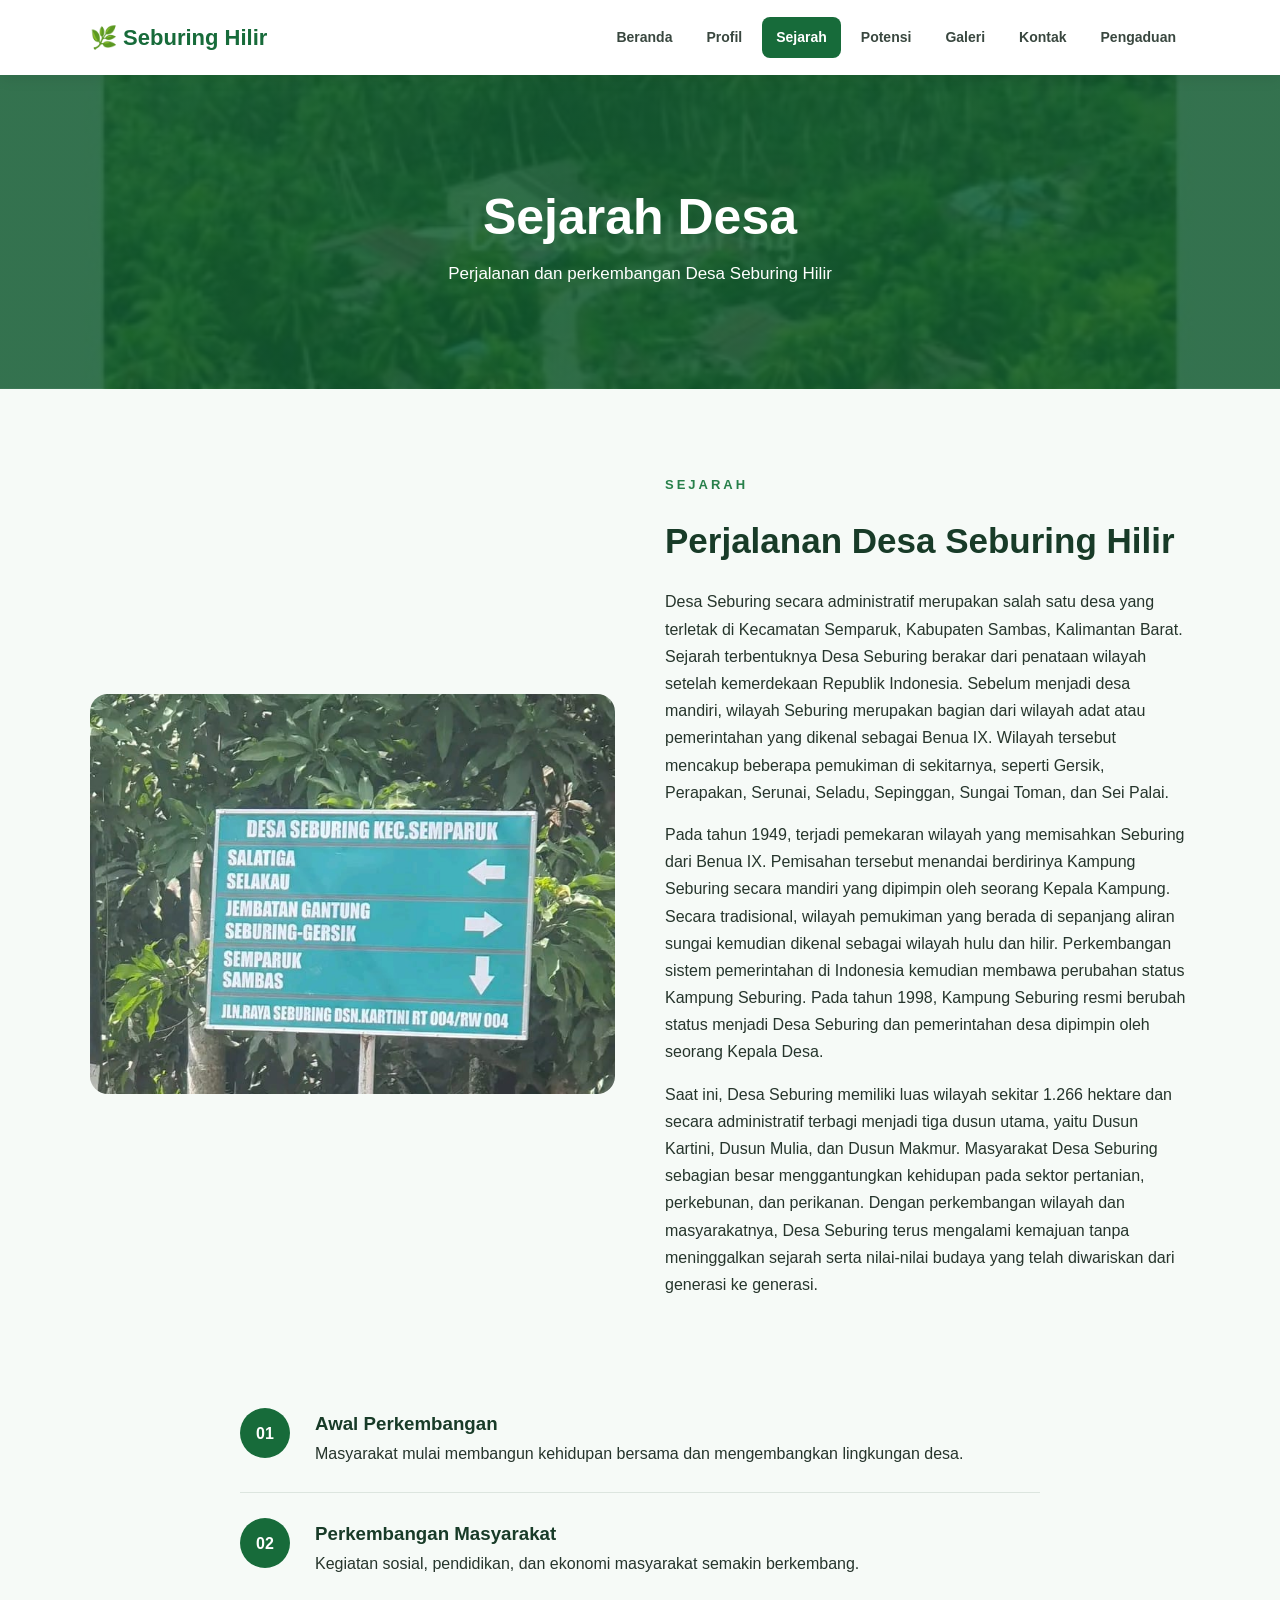
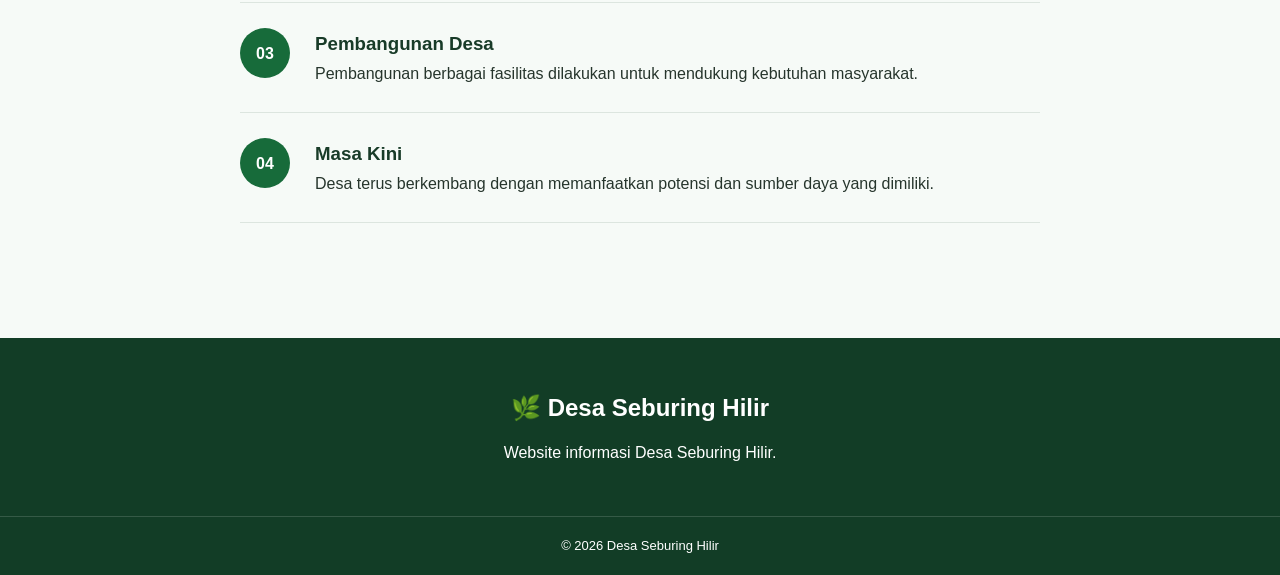
<file: sejarah.html>
<!DOCTYPE html>
<html lang="id">
<head>
    <meta charset="UTF-8">
    <meta name="viewport" content="width=device-width, initial-scale=1.0">
    <title>Sejarah Desa Seburing Hilir</title>
    <link rel="icon" type="image/png" href="./icon.png">
    <link rel="stylesheet" href="style.css">
</head>

<body>

<header>
    <nav class="navbar">

        <a href="index.html" class="logo">
            🌿 Seburing Hilir
        </a>

        <button class="menu-toggle" onclick="toggleMenu()">☰</button>

        <ul class="nav-menu" id="navMenu">
            <li><a href="index.html">Beranda</a></li>
            <li><a href="profil.html">Profil</a></li>
            <li><a href="sejarah.html" class="active">Sejarah</a></li>
            <li><a href="potensi.html">Potensi</a></li>
            <li><a href="galeri.html">Galeri</a></li>
            <li><a href="kontak.html">Kontak</a></li>
            <li><a href="pengaduan.html">Pengaduan</a></li>
        </ul>

    </nav>
</header>


<section class="page-header">

    <h1>Sejarah Desa</h1>

    <p>
        Perjalanan dan perkembangan Desa Seburing Hilir
    </p>

</section>


<section class="section">

    <div class="history">

        <div class="history-image">
            <img src="jalan-desa.jpeg" alt="Jalan Desa Seburing Hilir">
        </div>

        <div class="history-text">

            <p class="label">SEJARAH</p>

            <h2>Perjalanan Desa Seburing Hilir</h2>

            <p>
                Desa Seburing secara administratif merupakan salah satu desa yang terletak di Kecamatan Semparuk, Kabupaten Sambas, Kalimantan Barat. Sejarah terbentuknya Desa Seburing berakar dari penataan wilayah setelah kemerdekaan Republik Indonesia. Sebelum menjadi desa mandiri, wilayah Seburing merupakan bagian dari wilayah adat atau pemerintahan yang dikenal sebagai Benua IX. Wilayah tersebut mencakup beberapa pemukiman di sekitarnya, seperti Gersik, Perapakan, Serunai, Seladu, Sepinggan, Sungai Toman, dan Sei Palai.
            </p>

            <p>
                Pada tahun 1949, terjadi pemekaran wilayah yang memisahkan Seburing dari Benua IX. Pemisahan tersebut menandai berdirinya Kampung Seburing secara mandiri yang dipimpin oleh seorang Kepala Kampung. Secara tradisional, wilayah pemukiman yang berada di sepanjang aliran sungai kemudian dikenal sebagai wilayah hulu dan hilir. Perkembangan sistem pemerintahan di Indonesia kemudian membawa perubahan status Kampung Seburing. Pada tahun 1998, Kampung Seburing resmi berubah status menjadi Desa Seburing dan pemerintahan desa dipimpin oleh seorang Kepala Desa.
            </p>

            <p>
                Saat ini, Desa Seburing memiliki luas wilayah sekitar 1.266 hektare dan secara administratif terbagi menjadi tiga dusun utama, yaitu Dusun Kartini, Dusun Mulia, dan Dusun Makmur. Masyarakat Desa Seburing sebagian besar menggantungkan kehidupan pada sektor pertanian, perkebunan, dan perikanan. Dengan perkembangan wilayah dan masyarakatnya, Desa Seburing terus mengalami kemajuan tanpa meninggalkan sejarah serta nilai-nilai budaya yang telah diwariskan dari generasi ke generasi.
            </p>

        </div>

    </div>


    <div class="timeline">

        <div class="timeline-item">

            <div class="timeline-number">01</div>

            <div>
                <h3>Awal Perkembangan</h3>
                <p>
                    Masyarakat mulai membangun kehidupan bersama
                    dan mengembangkan lingkungan desa.
                </p>
            </div>

        </div>


        <div class="timeline-item">

            <div class="timeline-number">02</div>

            <div>
                <h3>Perkembangan Masyarakat</h3>
                <p>
                    Kegiatan sosial, pendidikan, dan ekonomi
                    masyarakat semakin berkembang.
                </p>
            </div>

        </div>


        <div class="timeline-item">

            <div class="timeline-number">03</div>

            <div>
                <h3>Pembangunan Desa</h3>
                <p>
                    Pembangunan berbagai fasilitas dilakukan
                    untuk mendukung kebutuhan masyarakat.
                </p>
            </div>

        </div>


        <div class="timeline-item">

            <div class="timeline-number">04</div>

            <div>
                <h3>Masa Kini</h3>
                <p>
                    Desa terus berkembang dengan memanfaatkan
                    potensi dan sumber daya yang dimiliki.
                </p>
            </div>

        </div>

    </div>

</section>


<footer>

    <div class="footer-content">
        <h2>🌿 Desa Seburing Hilir</h2>
        <p>Website informasi Desa Seburing Hilir.</p>
    </div>

    <div class="copyright">
        © 2026 Desa Seburing Hilir
    </div>

</footer>

<script src="script.js"></script>

</body>
</html>
</file>
<file: style.css>
/* =========================
   RESET
========================= */

* {
    margin: 0;
    padding: 0;
    box-sizing: border-box;
}

html {
    scroll-behavior: smooth;
}

body {
    font-family: Arial, Helvetica, sans-serif;
    background: #f6faf7;
    color: #26352c;
    line-height: 1.7;
}

img {
    width: 100%;
    display: block;
}

a {
    text-decoration: none;
}


/* =========================
   NAVBAR
========================= */

header {
    position: sticky;
    top: 0;
    z-index: 1000;

    background: rgba(255, 255, 255, 0.97);

    box-shadow: 0 3px 15px rgba(0, 0, 0, 0.08);
}

.navbar {
    max-width: 1150px;
    min-height: 75px;

    margin: auto;
    padding: 0 25px;

    display: flex;
    align-items: center;
    justify-content: space-between;
}

.logo {
    color: #176b3a;
    font-size: 22px;
    font-weight: bold;
}

.nav-menu {
    display: flex;
    gap: 6px;
    list-style: none;
}

.nav-menu a {
    color: #39473f;

    display: block;

    padding: 9px 14px;

    border-radius: 8px;

    font-size: 14px;
    font-weight: 600;

    transition: 0.3s;
}

.nav-menu a:hover,
.nav-menu a.active {
    color: white;
    background: #176b3a;
}

.menu-toggle {
    display: none;

    border: none;
    background: transparent;

    font-size: 28px;
    cursor: pointer;
}


/* =========================
   HERO
========================= */

.hero {
    min-height: 650px;

    display: flex;
    align-items: center;

    background:
        linear-gradient(
            rgba(10, 66, 35, 0.72),
            rgba(10, 66, 35, 0.72)
        ),
        url("desa.jpeg");

    background-size: cover;
    background-position: center;
}

.hero-content {
    max-width: 1150px;
    width: 100%;

    margin: auto;
    padding: 40px 25px;

    color: white;
}

.small-title {
    font-size: 13px;
    font-weight: bold;
    letter-spacing: 4px;
}

.hero h1 {
    max-width: 750px;

    margin: 10px 0 20px;

    font-size: clamp(45px, 7vw, 75px);

    line-height: 1.1;
}

.hero h1 span {
    color: #b9e5c8;
}

.hero-content > p:not(.small-title) {
    max-width: 650px;
    font-size: 18px;
}

.hero-buttons {
    margin-top: 30px;

    display: flex;
    gap: 12px;
    flex-wrap: wrap;
}

.btn {
    display: inline-block;

    padding: 13px 24px;

    background: #2c8b50;

    color: white;

    border-radius: 8px;

    font-weight: bold;

    transition: 0.3s;
}

.btn:hover {
    background: #1d6639;
    transform: translateY(-2px);
}

.btn-outline {
    background: transparent;
    border: 1px solid white;
}

.btn-outline:hover {
    background: white;
    color: #176b3a;
}


/* =========================
   SECTION
========================= */

.section {
    max-width: 1150px;

    margin: auto;

    padding: 85px 25px;
}

.light-section {
    max-width: none;

    background: #eef6f0;
}

.light-section .section-title,
.light-section .card-grid {
    max-width: 1100px;
    margin-left: auto;
    margin-right: auto;
}

.section-title {
    max-width: 700px;

    text-align: center;

    margin: 0 auto 45px;
}

.section-title p,
.label {
    color: #27804a;

    font-size: 13px;
    font-weight: bold;

    letter-spacing: 3px;
}

.section-title h2 {
    margin-top: 5px;

    color: #183b28;

    font-size: 35px;
}


/* =========================
   WELCOME
========================= */

.welcome-grid {
    display: grid;

    grid-template-columns: 1fr 1fr;

    gap: 50px;

    align-items: center;
}

.welcome-image img {
    height: 390px;

    object-fit: cover;

    border-radius: 18px;

    box-shadow: 0 15px 35px rgba(0, 0, 0, 0.12);
}

.welcome-text h3 {
    margin: 10px 0 15px;

    color: #183b28;

    font-size: 30px;
}

.welcome-text p {
    margin-bottom: 15px;
}

.text-link {
    color: #176b3a;

    font-weight: bold;
}


/* =========================
   CARD
========================= */

.card-grid {
    display: grid;

    grid-template-columns: repeat(3, 1fr);

    gap: 25px;
}

.info-card {
    padding: 35px 28px;

    background: white;

    border-radius: 15px;

    box-shadow: 0 8px 25px rgba(0, 0, 0, 0.07);

    transition: 0.3s;
}

.info-card:hover {
    transform: translateY(-7px);
}

.icon {
    font-size: 40px;

    margin-bottom: 15px;
}

.info-card h3 {
    color: #183b28;

    margin-bottom: 10px;
}


/* =========================
   PAGE HEADER
========================= */

.page-header {
    padding: 100px 20px;

    text-align: center;

    color: white;

    background:
        linear-gradient(
            rgba(18, 91, 49, 0.85),
            rgba(18, 91, 49, 0.85)
        ),
        url("desa.jpeg");

    background-size: cover;

    background-position: center;
}

.page-header h1 {
    font-size: 50px;
}

.page-header p {
    font-size: 17px;
}


/* =========================
   PROFILE
========================= */

.profile-grid {
    display: grid;

    grid-template-columns: 1fr 1fr;

    gap: 55px;

    align-items: center;
}

.profile-image img {
    height: 400px;

    object-fit: cover;

    border-radius: 18px;
}

.profile-content h2 {
    margin: 8px 0 20px;

    color: #183b28;

    font-size: 38px;
}

.profile-content p {
    margin-bottom: 15px;
}

.stats {
    display: grid;

    grid-template-columns: repeat(4, 1fr);

    gap: 20px;

    margin-top: 70px;
}

.stat-box {
    padding: 25px;

    text-align: center;

    background: white;

    border-radius: 14px;

    box-shadow: 0 8px 25px rgba(0, 0, 0, 0.06);
}

.stat-box span {
    font-size: 32px;
}

.stat-box h3 {
    color: #176b3a;

    margin-top: 8px;
}


/* =========================
   HISTORY
========================= */

.history {
    display: grid;

    grid-template-columns: 1fr 1fr;

    gap: 50px;

    align-items: center;
}

.history-image img {
    height: 400px;

    object-fit: cover;

    border-radius: 18px;
}

.history-text h2 {
    color: #183b28;

    margin: 8px 0 18px;

    font-size: 35px;
}

.history-text p {
    margin-bottom: 15px;
}

.timeline {
    max-width: 800px;

    margin: 70px auto 0;
}

.timeline-item {
    display: flex;

    gap: 25px;

    padding: 25px 0;

    border-bottom: 1px solid #dce5df;
}

.timeline-number {
    min-width: 50px;
    height: 50px;

    display: grid;
    place-items: center;

    background: #176b3a;

    color: white;

    border-radius: 50%;

    font-weight: bold;
}

.timeline-item h3 {
    color: #183b28;
}


/* =========================
   POTENSI
========================= */

.potential-grid {
    display: grid;

    grid-template-columns: repeat(2, 1fr);

    gap: 30px;
}

.potential-card {
    overflow: hidden;

    background: white;

    border-radius: 17px;

    box-shadow: 0 8px 25px rgba(0, 0, 0, 0.08);

    transition: 0.3s;
}

.potential-card:hover {
    transform: translateY(-6px);
}

.potential-card img {
    height: 270px;

    object-fit: cover;
}

/* =========================
   GAMBAR SEKOLAH
   Ukuran gambar sekolah diperkecil
========================= */

.potential-card:nth-child(2) img {
    height: 220px;
    object-fit: cover;
}

.potential-content {
    padding: 25px;
}

.potential-content span {
    color: #27804a;

    font-size: 12px;

    font-weight: bold;

    letter-spacing: 2px;
}

.potential-content h3 {
    color: #183b28;

    margin: 5px 0 10px;

    font-size: 25px;
}


/* =========================
   GALLERY
========================= */

.gallery {
    display: grid;

    grid-template-columns: repeat(4, 1fr);

    gap: 18px;
}

.gallery-item {
    position: relative;

    overflow: hidden;

    height: 270px;

    border-radius: 14px;

    background: #ddd;
}

.gallery-item img {
    width: 100%;
    height: 100%;

    object-fit: cover;

    transition: 0.5s;
}

.gallery-item:hover img {
    transform: scale(1.08);
}

.gallery-caption {
    position: absolute;

    left: 0;
    right: 0;
    bottom: 0;

    padding: 20px;

    color: white;

    background: linear-gradient(
        transparent,
        rgba(0, 0, 0, 0.85)
    );
}

.gallery-caption h3 {
    font-size: 18px;
}

.gallery-caption p {
    font-size: 13px;
}


/* =========================
   CONTACT
========================= */

.contact-grid {
    display: grid;

    grid-template-columns: 1fr 1fr;

    gap: 60px;

    align-items: center;
}

.contact-info h2 {
    color: #183b28;

    margin: 8px 0 15px;

    font-size: 38px;
}

.contact-info > p {
    margin-bottom: 25px;
}

.contact-item {
    display: flex;

    gap: 18px;

    margin-bottom: 22px;

    padding: 15px;

    background: white;

    border-radius: 12px;

    box-shadow: 0 5px 18px rgba(0, 0, 0, 0.05);
}

.contact-item > span {
    font-size: 28px;
}

.contact-item h3 {
    color: #176b3a;
}

.contact-image img {
    height: 420px;

    object-fit: cover;

    border-radius: 18px;
}


/* =========================
   FOOTER
========================= */

footer {
    margin-top: 30px;

    background: #123d26;

    color: white;
}

.footer-content {
    max-width: 1150px;

    margin: auto;

    padding: 50px 25px;

    text-align: center;
}

.footer-content h2 {
    margin-bottom: 10px;
}

.copyright {
    padding: 18px;

    text-align: center;

    border-top: 1px solid rgba(255, 255, 255, 0.15);

    font-size: 13px;
}


/* =========================
   TABLET
========================= */

@media (max-width: 900px) {

    .nav-menu {
        position: absolute;

        top: 75px;

        left: 0;
        right: 0;

        display: none;

        flex-direction: column;

        padding: 15px 20px;

        background: white;

        box-shadow: 0 8px 15px rgba(0, 0, 0, 0.08);
    }

    .nav-menu.show {
        display: flex;
    }

    .menu-toggle {
        display: block;
    }

    .welcome-grid,
    .profile-grid,
    .history,
    .contact-grid {
        grid-template-columns: 1fr;
    }

    .card-grid {
        grid-template-columns: 1fr;
    }

    .stats {
        grid-template-columns: repeat(2, 1fr);
    }

    .potential-grid {
        grid-template-columns: 1fr;
    }

    .gallery {
        grid-template-columns: repeat(2, 1fr);
    }
}


/* =========================
   HP
========================= */

@media (max-width: 600px) {

    .navbar {
        min-height: 65px;
    }

    .nav-menu {
        top: 65px;
    }

    .hero {
        min-height: 570px;
    }

    .hero h1 {
        font-size: 45px;
    }

    .hero-content > p:not(.small-title) {
        font-size: 16px;
    }

    .section {
        padding: 60px 18px;
    }

    .section-title h2 {
        font-size: 28px;
    }

    .page-header {
        padding: 70px 20px;
    }

    .page-header h1 {
        font-size: 38px;
    }

    .welcome-image img,
    .profile-image img,
    .history-image img,
    .contact-image img {
        height: 280px;
    }

    .profile-content h2,
    .history-text h2,
    .contact-info h2 {
        font-size: 30px;
    }

    .stats {
        grid-template-columns: 1fr 1fr;
    }

    .gallery {
        grid-template-columns: 1fr;
    }

    .gallery-item {
        height: 280px;
    }

}
</file>
